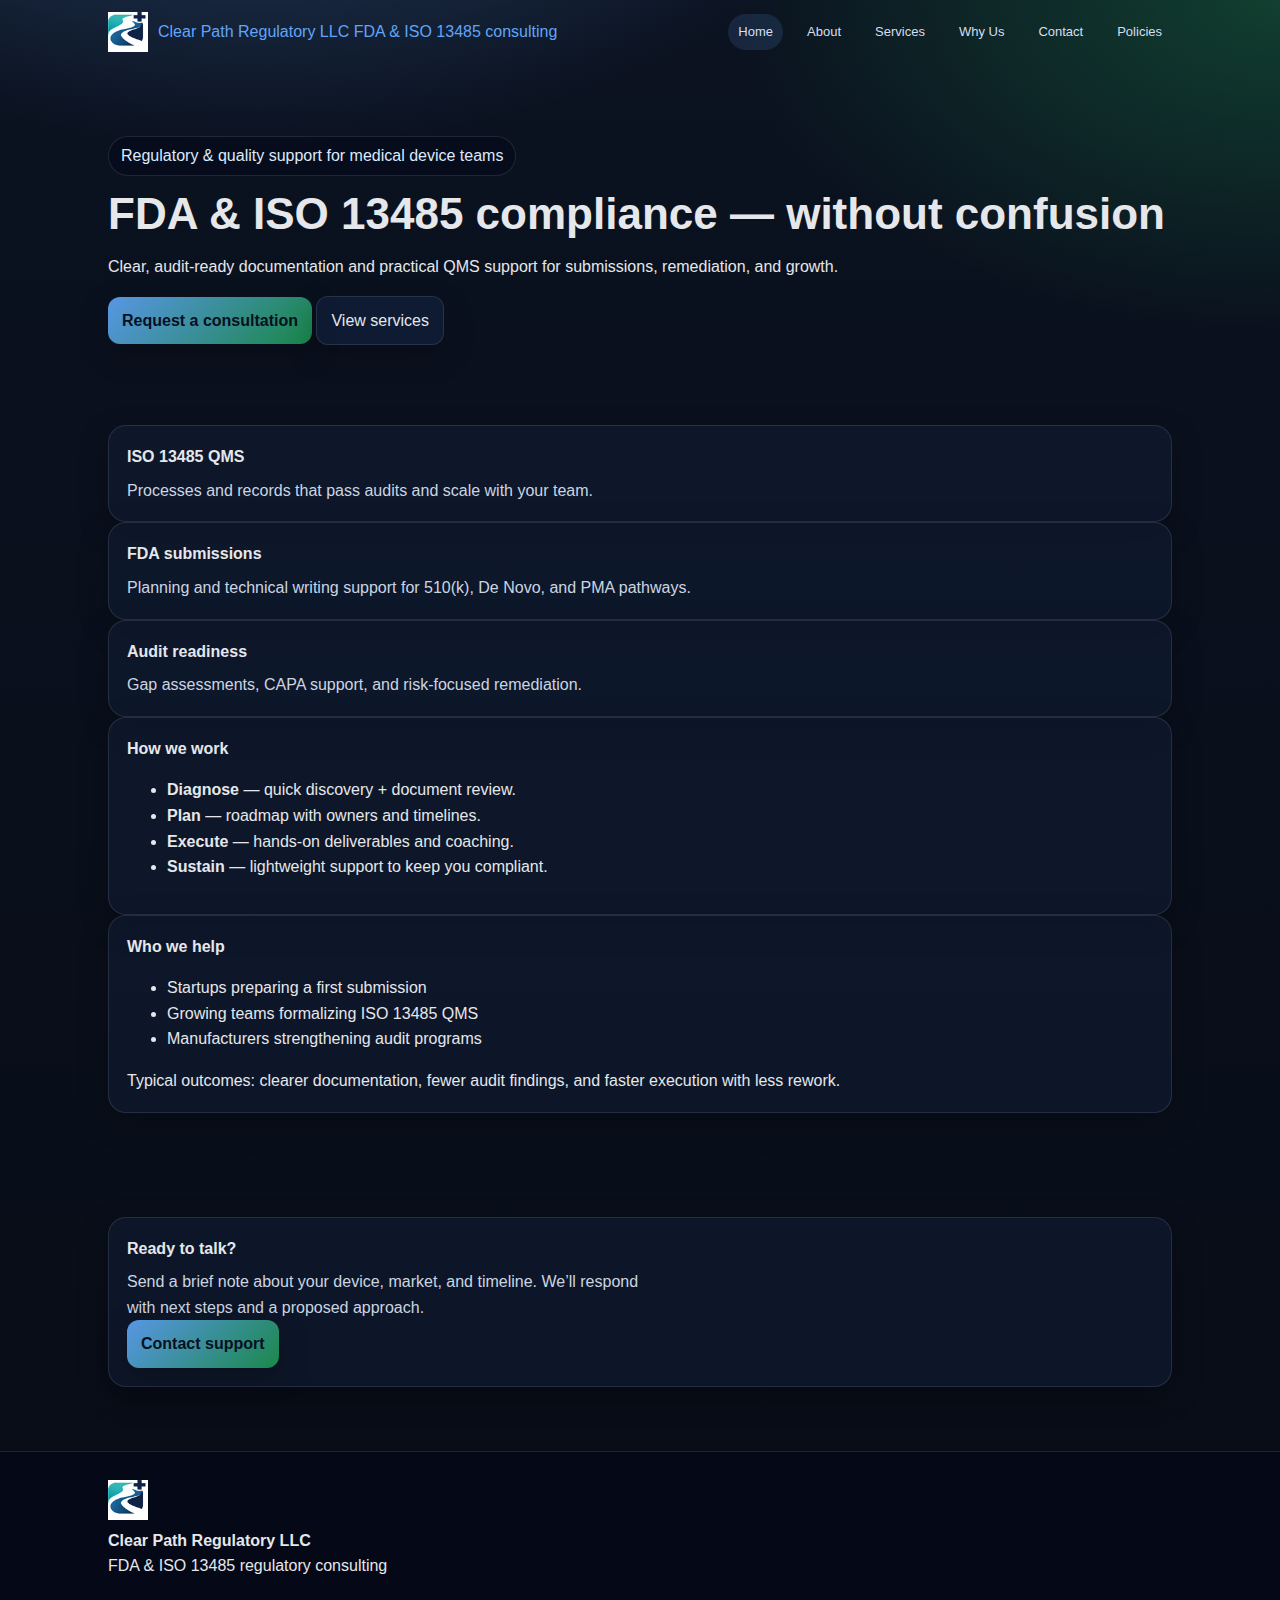
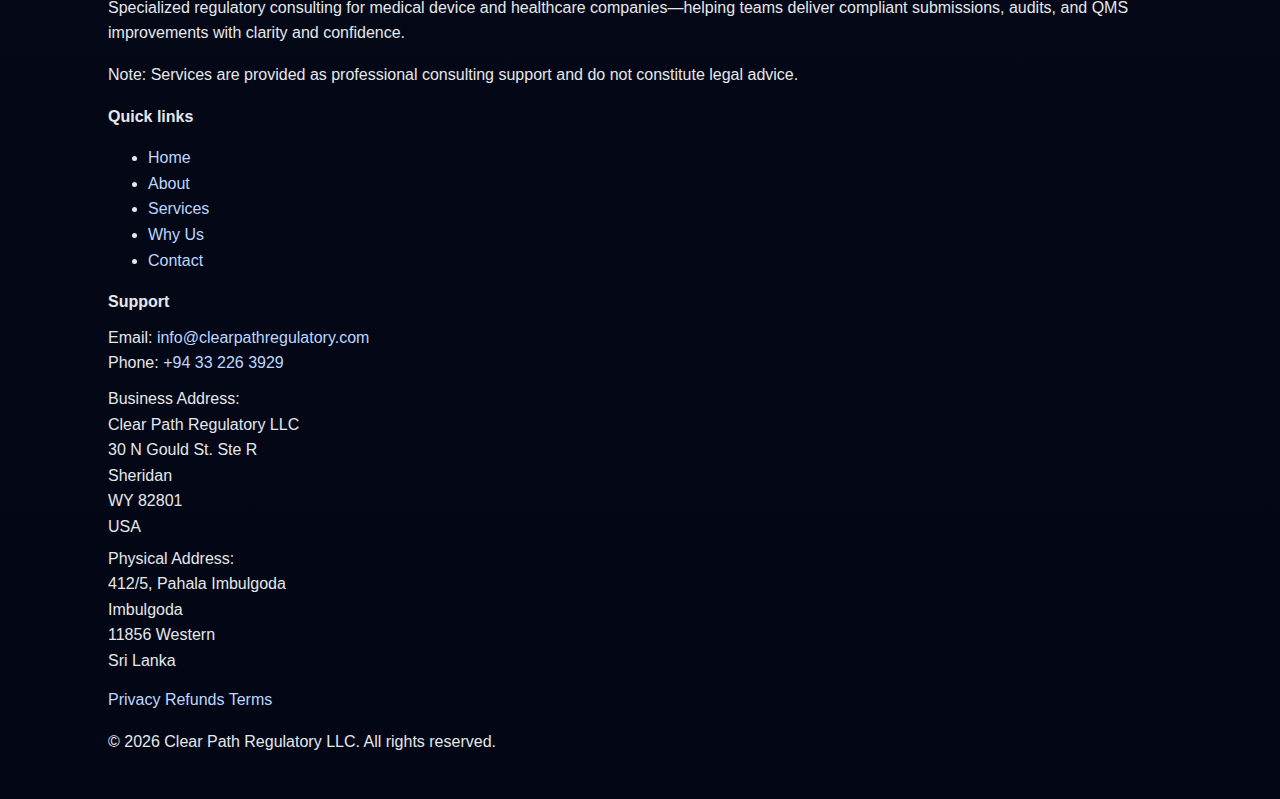
<file: index.html>
<!doctype html>
<html lang="en">
<head>
  <meta charset="utf-8" />
  <meta name="viewport" content="width=device-width, initial-scale=1" />
  <title>Home | Clear Path Regulatory LLC</title>
  <meta name="description" content="FDA and ISO 13485 regulatory consulting for medical device companies." />
  <link rel="stylesheet" href="assets/style.css" />
  <link rel="icon" href="assets/favicon.ico" />
  <link rel="apple-touch-icon" href="assets/apple-touch-icon.png" />
  <meta name="theme-color" content="#0b1220" />
</head>
<body>

<header class="header">
  <div class="container">
    <nav class="nav" aria-label="Primary">
      <a class="brand" href="index.html">
        <img src="assets/logo-mark.png" alt="Clear Path Regulatory LLC logo mark" />
        <span class="text">
          <span class="title">Clear Path Regulatory LLC</span>
          <span class="tag">FDA &amp; ISO 13485 consulting</span>
        </span>
      </a>
      <div class="menu">
        <a href="index.html" class="active">Home</a>
        <a href="about.html" class="">About</a>
        <a href="services.html" class="">Services</a>
        <a href="why.html" class="">Why Us</a>
        <a href="contact.html" class="">Contact</a>
        <a href="policies.html" class="">Policies</a>
      </div>
    </nav>
  </div>
</header>

<main>
  <section class="hero">
    <div class="container">
      <div class="kicker">Regulatory & quality support for medical device teams</div>
      <h1>FDA &amp; ISO 13485 compliance — without confusion</h1>
      <p>Clear, audit-ready documentation and practical QMS support for submissions, remediation, and growth.</p>
      <div class="actions">
        <a class="btn primary" href="contact.html">Request a consultation</a>
        <a class="btn" href="services.html">View services</a>
      </div>
    </div>
  </section>

  <section class="section compact">
    <div class="container">
      <div class="grid three">
        <div class="card">
          <h3>ISO 13485 QMS</h3>
          <p>Processes and records that pass audits and scale with your team.</p>
        </div>
        <div class="card">
          <h3>FDA submissions</h3>
          <p>Planning and technical writing support for 510(k), De Novo, and PMA pathways.</p>
        </div>
        <div class="card">
          <h3>Audit readiness</h3>
          <p>Gap assessments, CAPA support, and risk-focused remediation.</p>
        </div>
      </div>

      <div class="hr"></div>

      <div class="grid two">
        <div class="card">
          <h3>How we work</h3>
          <ul class="clean-list">
            <li><b>Diagnose</b> <span>— quick discovery + document review.</span></li>
            <li><b>Plan</b> <span>— roadmap with owners and timelines.</span></li>
            <li><b>Execute</b> <span>— hands-on deliverables and coaching.</span></li>
            <li><b>Sustain</b> <span>— lightweight support to keep you compliant.</span></li>
          </ul>
        </div>
        <div class="card">
          <h3>Who we help</h3>
          <ul class="clean-list">
            <li>Startups preparing a first submission</li>
            <li>Growing teams formalizing ISO 13485 QMS</li>
            <li>Manufacturers strengthening audit programs</li>
          </ul>
          <div class="hr"></div>
          <div class="notice">
            Typical outcomes: clearer documentation, fewer audit findings, and faster execution with less rework.
          </div>
        </div>
      </div>
    </div>
  </section>

  <section class="section">
    <div class="container">
      <div class="card">
        <h3>Ready to talk?</h3>
        <p class="lead">Send a brief note about your device, market, and timeline. We’ll respond with next steps and a proposed approach.</p>
        <a class="btn primary" href="contact.html">Contact support</a>
      </div>
    </div>
  </section>
</main>

<footer class="footer">
  <div class="container">
    <div class="cols">
      <div>
        <div class="brandline">
          <img src="assets/logo-mark.png" alt="Clear Path Regulatory LLC logo" class="logo" width="40" height="40" />
          <div>
            <strong>Clear Path Regulatory LLC</strong><br/>
            <span class="muted">FDA &amp; ISO 13485 regulatory consulting</span>
          </div>
        </div>
        <p class="small">
          Specialized regulatory consulting for medical device and healthcare companies—helping teams deliver compliant
          submissions, audits, and QMS improvements with clarity and confidence.
        </p>
        <p class="small muted">
          Note: Services are provided as professional consulting support and do not constitute legal advice.
        </p>
      </div>

      <div>
        <strong>Quick links</strong>
        <ul class="list">
          <li><a href="index.html">Home</a></li>
          <li><a href="about.html">About</a></li>
          <li><a href="services.html">Services</a></li>
          <li><a href="why.html">Why Us</a></li>
          <li><a href="contact.html">Contact</a></li>
        </ul>
      </div>

      <div>
        <strong>Support</strong>
        <div class="small" style="margin-top:10px">
          <div>Email: <a href="mailto:info@clearpathregulatory.com">info@clearpathregulatory.com</a></div>
          <div>Phone: <a href="tel:+94332263929">+94 33 226 3929</a></div>
          <div style="margin-top:10px">Business Address:<br>Clear Path Regulatory LLC<br>30 N Gould St. Ste R<br>Sheridan<br>WY 82801<br>USA</div>
          <div style="margin-top:6px">Physical Address:<br>412/5, Pahala Imbulgoda<br>Imbulgoda<br>11856 Western<br>Sri Lanka</div>
        </div>

        <div class="pillrow" style="margin-top:14px">
          <a class="pill" href="policies.html#privacy">Privacy</a>
          <a class="pill" href="policies.html#refunds">Refunds</a>
          <a class="pill" href="policies.html#terms">Terms</a>
        </div>
      </div>
    </div>

    <div class="hr"></div>
    <p class="small muted">
      © <span id="y"></span> Clear Path Regulatory LLC. All rights reserved.
    </p>
  </div>
</footer>
<script>document.getElementById('y').textContent = new Date().getFullYear();</script>
</body>
</html>
</file>
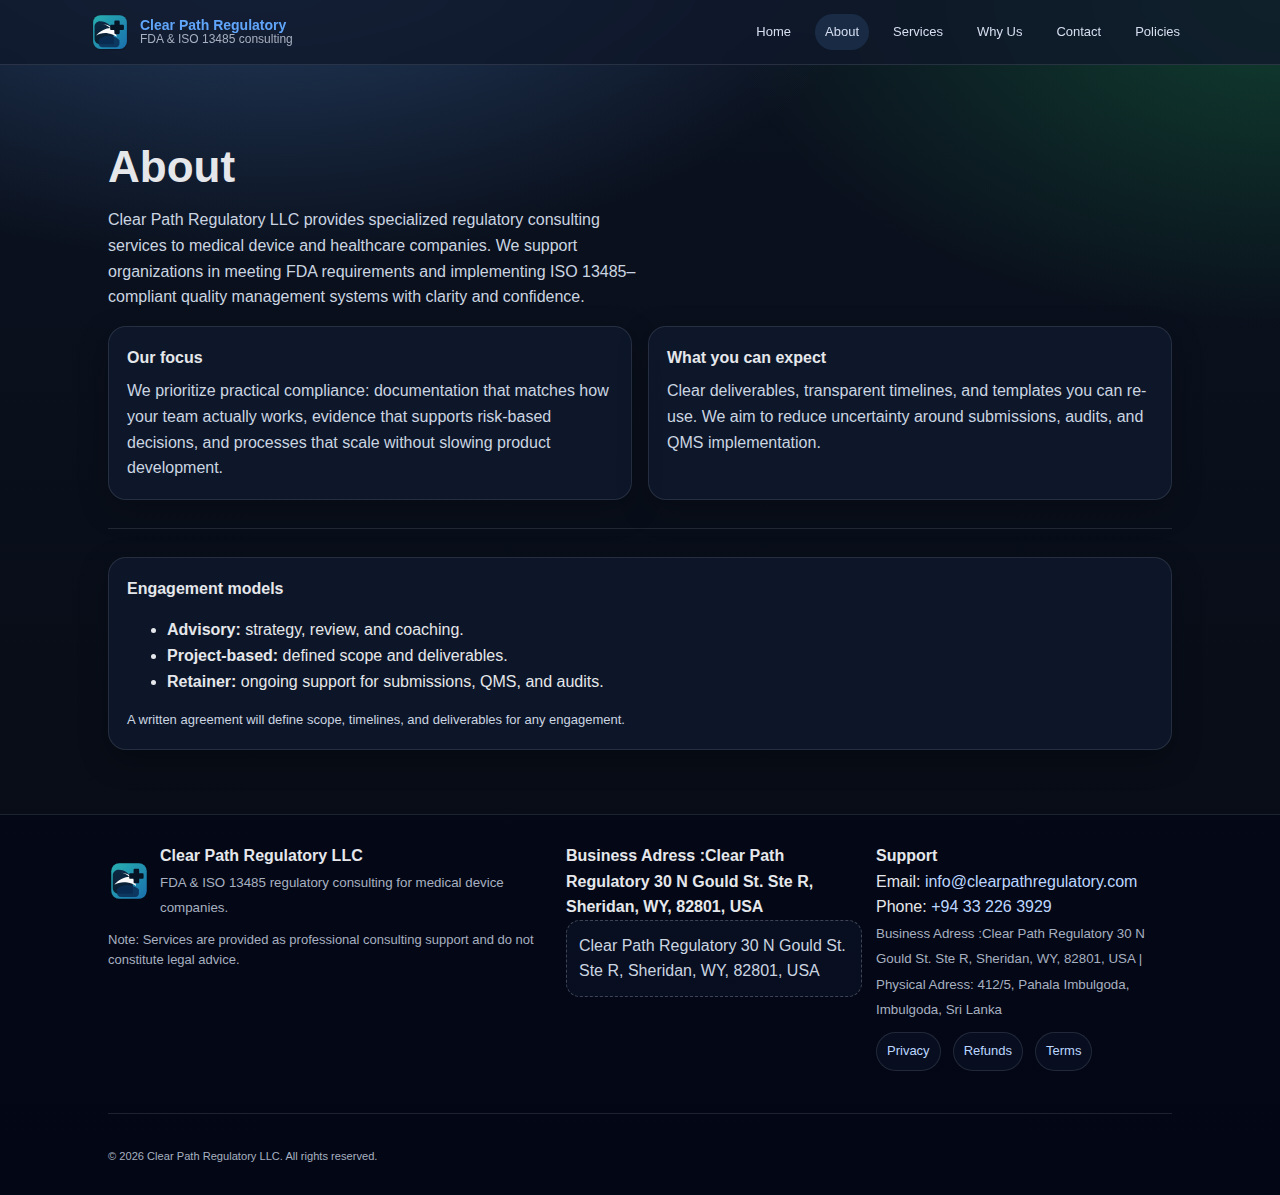
<file: about.html>
<!DOCTYPE html>
<html lang="en">
<head>
  <meta charset="UTF-8" />
  <meta name="viewport" content="width=device-width, initial-scale=1.0" />
  <title>About | Clear Path Regulatory</title>
  <meta name="description" content="FDA & ISO 13485 regulatory consulting for medical device companies." />
  <link rel="icon" type="image/svg+xml" href="assets/logo.svg" />
  <link rel="stylesheet" href="assets/style.css" />
</head>
<body>
<a class="skip" href="#main">Skip to content</a>

<header class="topbar">
  <div class="container nav" role="navigation" aria-label="Primary navigation">
    <a class="brand" href="index.html" aria-label="Clear Path Regulatory home">
      <img src="assets/logo.svg" alt="Clear Path Regulatory"/>
      <div class="brand-title">
        <strong>Clear Path Regulatory</strong>
        <span>FDA & ISO 13485 consulting</span>
      </div>
    </a>
    <nav class="menu">
      <a class="" href="index.html">Home</a>
<a class="active" href="about.html">About</a>
<a class="" href="services.html">Services</a>
<a class="" href="why.html">Why Us</a>
<a class="" href="contact.html">Contact</a>
<a class="" href="privacy.html">Policies</a>
    </nav>
  </div>
</header>

<main id="main">

<section class="section">
  <div class="container">
    <h1>About</h1>
    <p class="lead">
      Clear Path Regulatory LLC provides specialized regulatory consulting services to medical device and healthcare companies.
      We support organizations in meeting FDA requirements and implementing ISO 13485–compliant quality management systems with clarity and confidence.
    </p>

    <div class="split" style="margin-top:16px">
      <div class="card">
        <h3>Our focus</h3>
        <p>
          We prioritize practical compliance: documentation that matches how your team actually works, evidence that supports risk-based decisions,
          and processes that scale without slowing product development.
        </p>
      </div>
      <div class="card">
        <h3>What you can expect</h3>
        <p>
          Clear deliverables, transparent timelines, and templates you can re-use. We aim to reduce uncertainty
          around submissions, audits, and QMS implementation.
        </p>
      </div>
    </div>

    <hr class="sep"/>

    <div class="card">
      <h3>Engagement models</h3>
      <ul>
        <li><strong>Advisory:</strong> strategy, review, and coaching.</li>
        <li><strong>Project-based:</strong> defined scope and deliverables.</li>
        <li><strong>Retainer:</strong> ongoing support for submissions, QMS, and audits.</li>
      </ul>
      <p class="note">A written agreement will define scope, timelines, and deliverables for any engagement.</p>
    </div>
  </div>
</section>

</main>

<footer class="footer">
  <div class="container">
    <div class="footer-grid">
      <div>
        <div style="display:flex;align-items:center;gap:10px">
          <img src="assets/logo.svg" alt="" style="width:42px;height:42px"/>
          <div>
            <strong>Clear Path Regulatory LLC</strong><br/>
            <small>FDA & ISO 13485 regulatory consulting for medical device companies.</small>
          </div>
        </div>
        <div class="note">
          Note: Services are provided as professional consulting support and do not constitute legal advice.
        </div>
      </div>

      <div>
        <strong>Business Adress :Clear Path Regulatory 30 N Gould St. Ste R, Sheridan, WY, 82801, USA </strong>
        <div class="address-box" aria-label="LLC address placeholder">
          Clear Path Regulatory 30 N Gould St. Ste R, Sheridan, WY, 82801, USA
        </div>
      </div>

      <div>
        <strong>Support</strong><br/>
        Email: <a href="mailto:info@clearpathregulatory.com">info@clearpathregulatory.com</a><br/>
        Phone: <a href="tel:+94332263929">+94 33 226 3929</a><br/>
        <small> Business Adress :Clear Path Regulatory 30 N Gould St. Ste R, Sheridan, WY, 82801, USA | Physical Adress: 412/5, Pahala Imbulgoda, Imbulgoda, Sri Lanka
        <div class="mini" aria-label="Footer links">
          <a href="privacy.html">Privacy</a>
          <a href="refunds.html">Refunds</a>
          <a href="terms.html">Terms</a>
        </div>
      </div>
    </div>

    <hr class="sep"/>

    <small>© <span id="year"></span> Clear Path Regulatory LLC. All rights reserved.</small>
  </div>
</footer>

<script>
  document.getElementById('year').textContent = new Date().getFullYear();
</script>
</body>
</html>
</file>
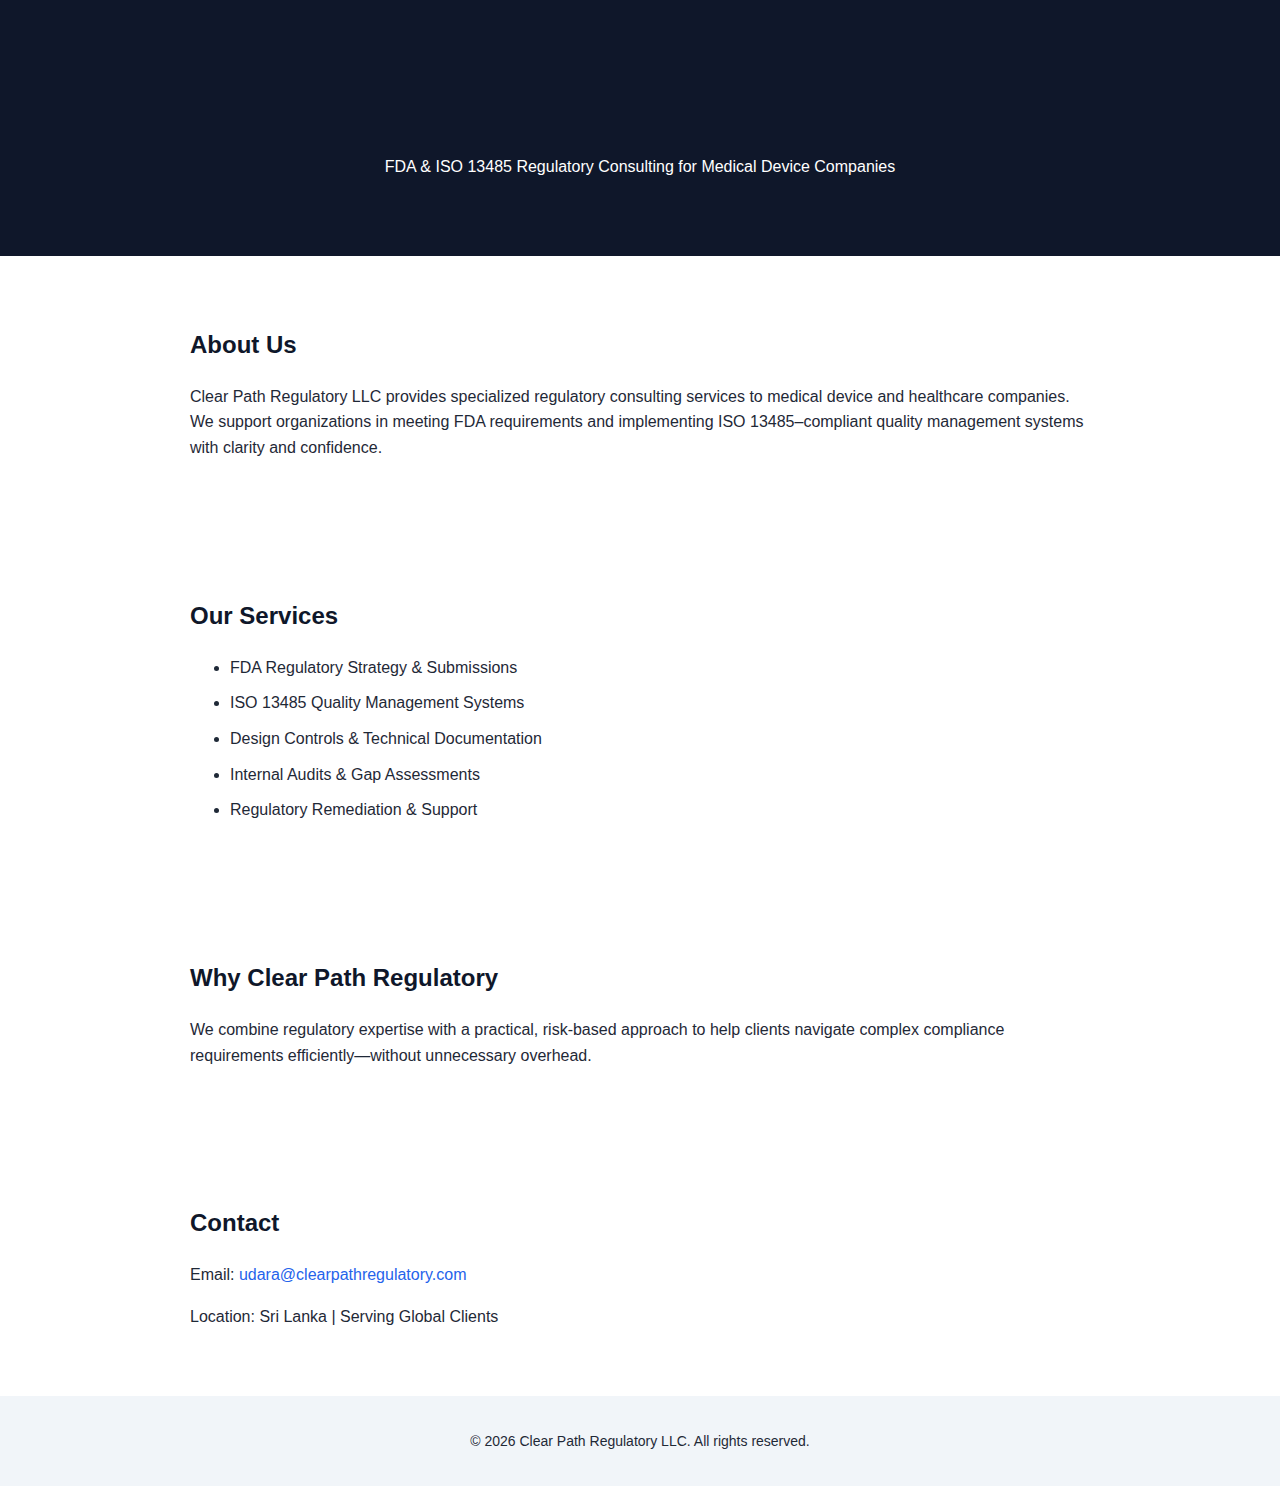
<file: clear_path_regulatory_one_page_website.html>
<!DOCTYPE html>
<html lang="en">
<head>
  <meta charset="UTF-8" />
  <meta name="viewport" content="width=device-width, initial-scale=1.0" />
  <title>Clear Path Regulatory</title>
  <meta name="description" content="FDA and ISO 13485 regulatory consulting for medical device companies." />
  <style>
    body { font-family: Arial, sans-serif; margin: 0; color: #1f2937; line-height: 1.6; }
    header { background: #0f172a; color: #ffffff; padding: 60px 20px; text-align: center; }
    section { padding: 50px 20px; max-width: 900px; margin: auto; }
    h1, h2, h3 { color: #0f172a; }
    .services li { margin-bottom: 10px; }
    footer { background: #f1f5f9; padding: 20px; text-align: center; font-size: 14px; }
    a { color: #2563eb; text-decoration: none; }
  </style>
</head>
<body>

<header>
  <h1>Clear Path Regulatory</h1>
  <p>FDA & ISO 13485 Regulatory Consulting for Medical Device Companies</p>
</header>

<section>
  <h2>About Us</h2>
  <p>Clear Path Regulatory LLC provides specialized regulatory consulting services to medical device and healthcare companies. We support organizations in meeting FDA requirements and implementing ISO 13485–compliant quality management systems with clarity and confidence.</p>
</section>

<section>
  <h2>Our Services</h2>
  <ul class="services">
    <li>FDA Regulatory Strategy & Submissions</li>
    <li>ISO 13485 Quality Management Systems</li>
    <li>Design Controls & Technical Documentation</li>
    <li>Internal Audits & Gap Assessments</li>
    <li>Regulatory Remediation & Support</li>
  </ul>
</section>

<section>
  <h2>Why Clear Path Regulatory</h2>
  <p>We combine regulatory expertise with a practical, risk-based approach to help clients navigate complex compliance requirements efficiently—without unnecessary overhead.</p>
</section>

<section>
  <h2>Contact</h2>
  <p>Email: <a href="mailto:udara@clearpathregulatory.com">udara@clearpathregulatory.com</a></p>
  <p>Location: Sri Lanka | Serving Global Clients</p>
</section>

<footer>
  <p>© 2026 Clear Path Regulatory LLC. All rights reserved.</p>
</footer>

</body>
</html>
</file>
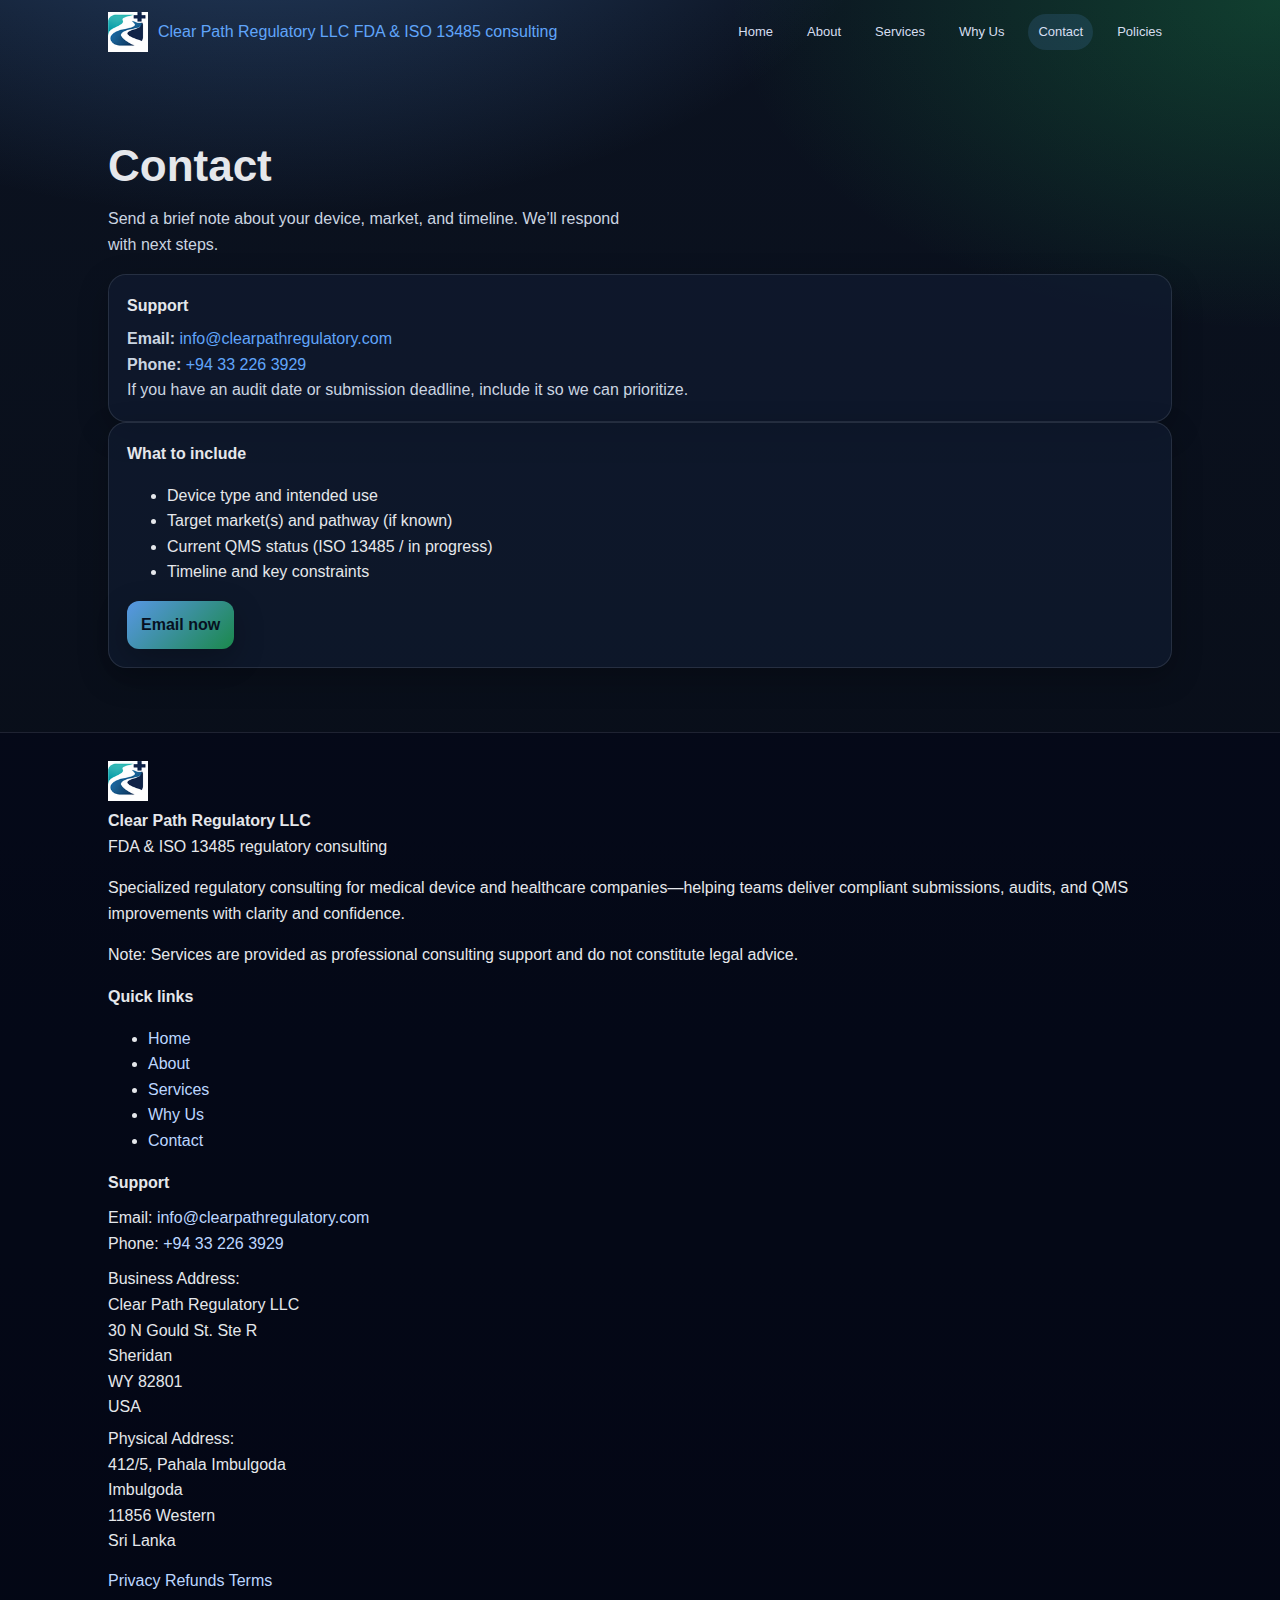
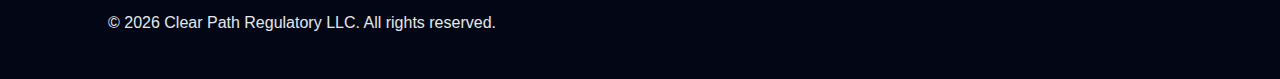
<file: contact.html>
<!doctype html>
<html lang="en">
<head>
  <meta charset="utf-8" />
  <meta name="viewport" content="width=device-width, initial-scale=1" />
  <title>Contact | Clear Path Regulatory LLC</title>
  <meta name="description" content="Contact Clear Path Regulatory LLC for FDA and ISO 13485 consulting." />
  <link rel="stylesheet" href="assets/style.css" />
  <link rel="icon" href="assets/favicon.ico" />
  <link rel="apple-touch-icon" href="assets/apple-touch-icon.png" />
  <meta name="theme-color" content="#0b1220" />
</head>
<body>

<header class="header">
  <div class="container">
    <nav class="nav" aria-label="Primary">
      <a class="brand" href="index.html">
        <img src="assets/logo-mark.png" alt="Clear Path Regulatory LLC logo mark" />
        <span class="text">
          <span class="title">Clear Path Regulatory LLC</span>
          <span class="tag">FDA &amp; ISO 13485 consulting</span>
        </span>
      </a>
      <div class="menu">
        <a href="index.html" class="">Home</a>
        <a href="about.html" class="">About</a>
        <a href="services.html" class="">Services</a>
        <a href="why.html" class="">Why Us</a>
        <a href="contact.html" class="active">Contact</a>
        <a href="policies.html" class="">Policies</a>
      </div>
    </nav>
  </div>
</header>

<main class="section">
  <div class="container">
    <h1 class="page-title">Contact</h1>
    <p class="lead">Send a brief note about your device, market, and timeline. We’ll respond with next steps.</p>

    <div class="grid two">
      <div class="card">
        <h3>Support</h3>
        <p><b>Email:</b> <a href="mailto:info@clearpathregulatory.com">info@clearpathregulatory.com</a></p>
        <p><b>Phone:</b> <a href="tel:+94332263929">+94 33 226 3929</a></p>
        <div class="hr"></div>
        <p class="small">If you have an audit date or submission deadline, include it so we can prioritize.</p>
      </div>
      <div class="card">
        <h3>What to include</h3>
        <ul class="clean-list">
          <li>Device type and intended use</li>
          <li>Target market(s) and pathway (if known)</li>
          <li>Current QMS status (ISO 13485 / in progress)</li>
          <li>Timeline and key constraints</li>
        </ul>
        <a class="btn primary" href="mailto:info@clearpathregulatory.com?subject=Consultation%20request%20-%20Clear%20Path%20Regulatory">Email now</a>
      </div>
    </div>
  </div>
</main>

<footer class="footer">
  <div class="container">
    <div class="cols">
      <div>
        <div class="brandline">
          <img src="assets/logo-mark.png" alt="Clear Path Regulatory LLC logo" class="logo" width="40" height="40" />
          <div>
            <strong>Clear Path Regulatory LLC</strong><br/>
            <span class="muted">FDA &amp; ISO 13485 regulatory consulting</span>
          </div>
        </div>
        <p class="small">
          Specialized regulatory consulting for medical device and healthcare companies—helping teams deliver compliant
          submissions, audits, and QMS improvements with clarity and confidence.
        </p>
        <p class="small muted">
          Note: Services are provided as professional consulting support and do not constitute legal advice.
        </p>
      </div>

      <div>
        <strong>Quick links</strong>
        <ul class="list">
          <li><a href="index.html">Home</a></li>
          <li><a href="about.html">About</a></li>
          <li><a href="services.html">Services</a></li>
          <li><a href="why.html">Why Us</a></li>
          <li><a href="contact.html">Contact</a></li>
        </ul>
      </div>

      <div>
        <strong>Support</strong>
        <div class="small" style="margin-top:10px">
          <div>Email: <a href="mailto:info@clearpathregulatory.com">info@clearpathregulatory.com</a></div>
          <div>Phone: <a href="tel:+94332263929">+94 33 226 3929</a></div>
          <div style="margin-top:10px">Business Address:<br>Clear Path Regulatory LLC<br>30 N Gould St. Ste R<br>Sheridan<br>WY 82801<br>USA</div>
          <div style="margin-top:6px">Physical Address:<br>412/5, Pahala Imbulgoda<br>Imbulgoda<br>11856 Western<br>Sri Lanka</div>
        </div>

        <div class="pillrow" style="margin-top:14px">
          <a class="pill" href="policies.html#privacy">Privacy</a>
          <a class="pill" href="policies.html#refunds">Refunds</a>
          <a class="pill" href="policies.html#terms">Terms</a>
        </div>
      </div>
    </div>

    <div class="hr"></div>
    <p class="small muted">
      © <span id="y"></span> Clear Path Regulatory LLC. All rights reserved.
    </p>
  </div>
</footer>
<script>document.getElementById('y').textContent = new Date().getFullYear();</script>
</body>
</html>
</file>
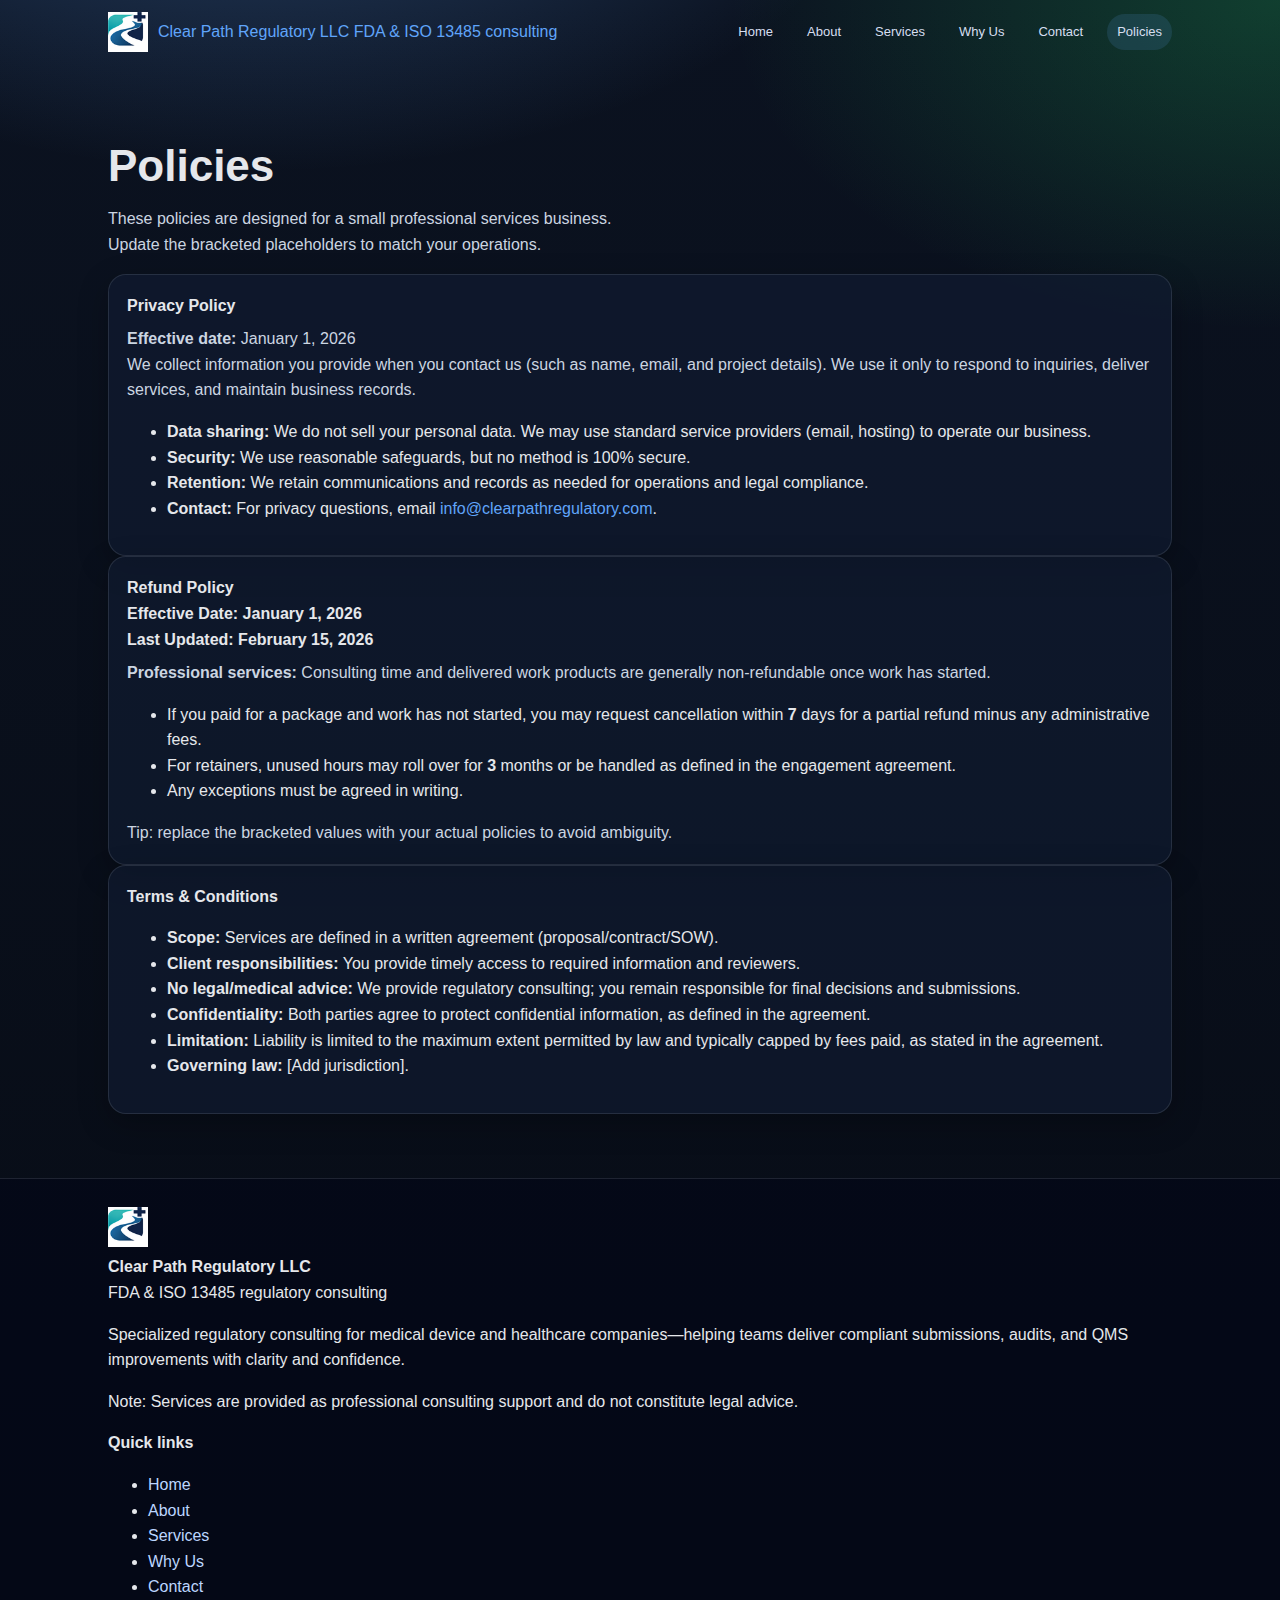
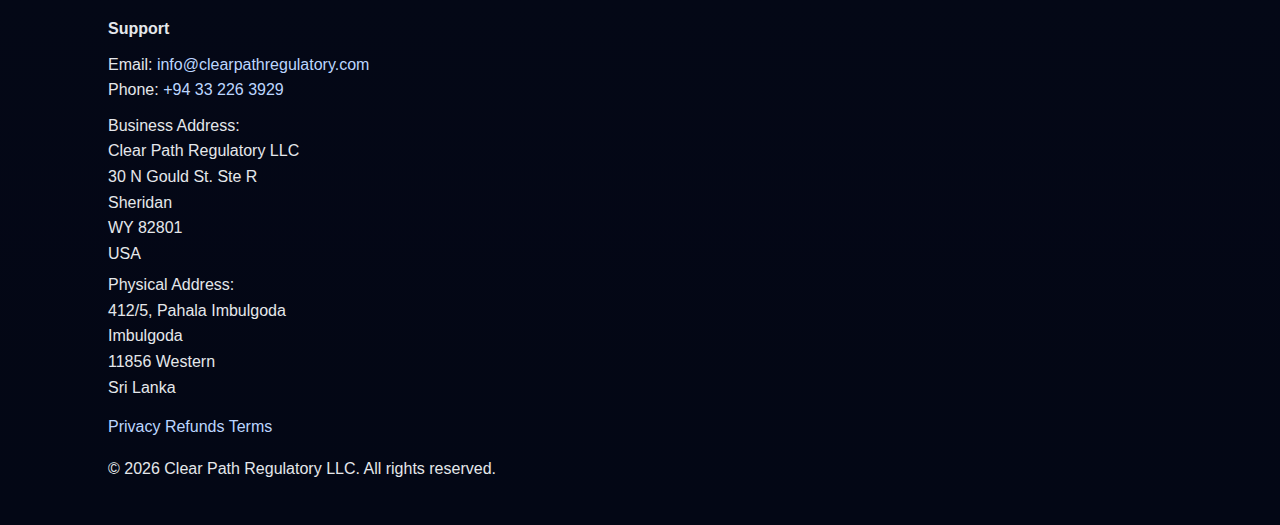
<file: policies.html>
<!doctype html>
<html lang="en">
<head>
  <meta charset="utf-8" />
  <meta name="viewport" content="width=device-width, initial-scale=1" />
  <title>Policies | Clear Path Regulatory LLC</title>
  <meta name="description" content="Privacy policy, refund policy, and terms for Clear Path Regulatory LLC." />
  <link rel="stylesheet" href="assets/style.css" />
  <link rel="icon" href="assets/favicon.ico" />
  <link rel="apple-touch-icon" href="assets/apple-touch-icon.png" />
  <meta name="theme-color" content="#0b1220" />
</head>
<body>

<header class="header">
  <div class="container">
    <nav class="nav" aria-label="Primary">
      <a class="brand" href="index.html">
        <img src="assets/logo-mark.png" alt="Clear Path Regulatory LLC logo mark" />
        <span class="text">
          <span class="title">Clear Path Regulatory LLC</span>
          <span class="tag">FDA &amp; ISO 13485 consulting</span>
        </span>
      </a>
      <div class="menu">
        <a href="index.html" class="">Home</a>
        <a href="about.html" class="">About</a>
        <a href="services.html" class="">Services</a>
        <a href="why.html" class="">Why Us</a>
        <a href="contact.html" class="">Contact</a>
        <a href="policies.html" class="active">Policies</a>
      </div>
    </nav>
  </div>
</header>

<main class="section">
  <div class="container">
    <h1 class="page-title">Policies</h1>
    <p class="lead">These policies are designed for a small professional services business. Update the bracketed placeholders to match your operations.</p>

    <div class="card" id="privacy">
      <h3>Privacy Policy</h3>
      <p><b>Effective date:</b> January 1, 2026</p>
      <p>We collect information you provide when you contact us (such as name, email, and project details). We use it only to respond to inquiries, deliver services, and maintain business records.</p>
      <ul class="clean-list">
        <li><b>Data sharing:</b> We do not sell your personal data. We may use standard service providers (email, hosting) to operate our business.</li>
        <li><b>Security:</b> We use reasonable safeguards, but no method is 100% secure.</li>
        <li><b>Retention:</b> We retain communications and records as needed for operations and legal compliance.</li>
        <li><b>Contact:</b> For privacy questions, email <a href="mailto:info@clearpathregulatory.com">info@clearpathregulatory.com</a>.</li>
      </ul>
    </div>

    <div class="hr"></div>

    <div class="card" id="refunds">
      <h3>Refund Policy<br>Effective Date: January 1, 2026<br>Last Updated: February 15, 2026</h3>
      <p><b>Professional services:</b> Consulting time and delivered work products are generally non-refundable once work has started.</p>
      <ul class="clean-list">
        <li>If you paid for a package and work has not started, you may request cancellation within <b>7</b> days for a partial refund minus any administrative fees.</li>
        <li>For retainers, unused hours may roll over for <b>3</b> months or be handled as defined in the engagement agreement.</li>
        <li>Any exceptions must be agreed in writing.</li>
      </ul>
      <p class="small">Tip: replace the bracketed values with your actual policies to avoid ambiguity.</p>
    </div>

    <div class="hr"></div>

    <div class="card" id="terms">
      <h3>Terms &amp; Conditions</h3>
      <ul class="clean-list">
        <li><b>Scope:</b> Services are defined in a written agreement (proposal/contract/SOW).</li>
        <li><b>Client responsibilities:</b> You provide timely access to required information and reviewers.</li>
        <li><b>No legal/medical advice:</b> We provide regulatory consulting; you remain responsible for final decisions and submissions.</li>
        <li><b>Confidentiality:</b> Both parties agree to protect confidential information, as defined in the agreement.</li>
        <li><b>Limitation:</b> Liability is limited to the maximum extent permitted by law and typically capped by fees paid, as stated in the agreement.</li>
        <li><b>Governing law:</b> [Add jurisdiction].</li>
      </ul>
    </div>
  </div>
</main>

<footer class="footer">
  <div class="container">
    <div class="cols">
      <div>
        <div class="brandline">
          <img src="assets/logo-mark.png" alt="Clear Path Regulatory LLC logo" class="logo" width="40" height="40" />
          <div>
            <strong>Clear Path Regulatory LLC</strong><br/>
            <span class="muted">FDA &amp; ISO 13485 regulatory consulting</span>
          </div>
        </div>
        <p class="small">
          Specialized regulatory consulting for medical device and healthcare companies—helping teams deliver compliant
          submissions, audits, and QMS improvements with clarity and confidence.
        </p>
        <p class="small muted">
          Note: Services are provided as professional consulting support and do not constitute legal advice.
        </p>
      </div>

      <div>
        <strong>Quick links</strong>
        <ul class="list">
          <li><a href="index.html">Home</a></li>
          <li><a href="about.html">About</a></li>
          <li><a href="services.html">Services</a></li>
          <li><a href="why.html">Why Us</a></li>
          <li><a href="contact.html">Contact</a></li>
        </ul>
      </div>

      <div>
        <strong>Support</strong>
        <div class="small" style="margin-top:10px">
          <div>Email: <a href="mailto:info@clearpathregulatory.com">info@clearpathregulatory.com</a></div>
          <div>Phone: <a href="tel:+94332263929">+94 33 226 3929</a></div>
          <div style="margin-top:10px">Business Address:<br>Clear Path Regulatory LLC<br>30 N Gould St. Ste R<br>Sheridan<br>WY 82801<br>USA</div>
          <div style="margin-top:6px">Physical Address:<br>412/5, Pahala Imbulgoda<br>Imbulgoda<br>11856 Western<br>Sri Lanka</div>
        </div>

        <div class="pillrow" style="margin-top:14px">
          <a class="pill" href="policies.html#privacy">Privacy</a>
          <a class="pill" href="policies.html#refunds">Refunds</a>
          <a class="pill" href="policies.html#terms">Terms</a>
        </div>
      </div>
    </div>

    <div class="hr"></div>
    <p class="small muted">
      © <span id="y"></span> Clear Path Regulatory LLC. All rights reserved.
    </p>
  </div>
</footer>
<script>document.getElementById('y').textContent = new Date().getFullYear();</script>
</body>
</html>
</file>
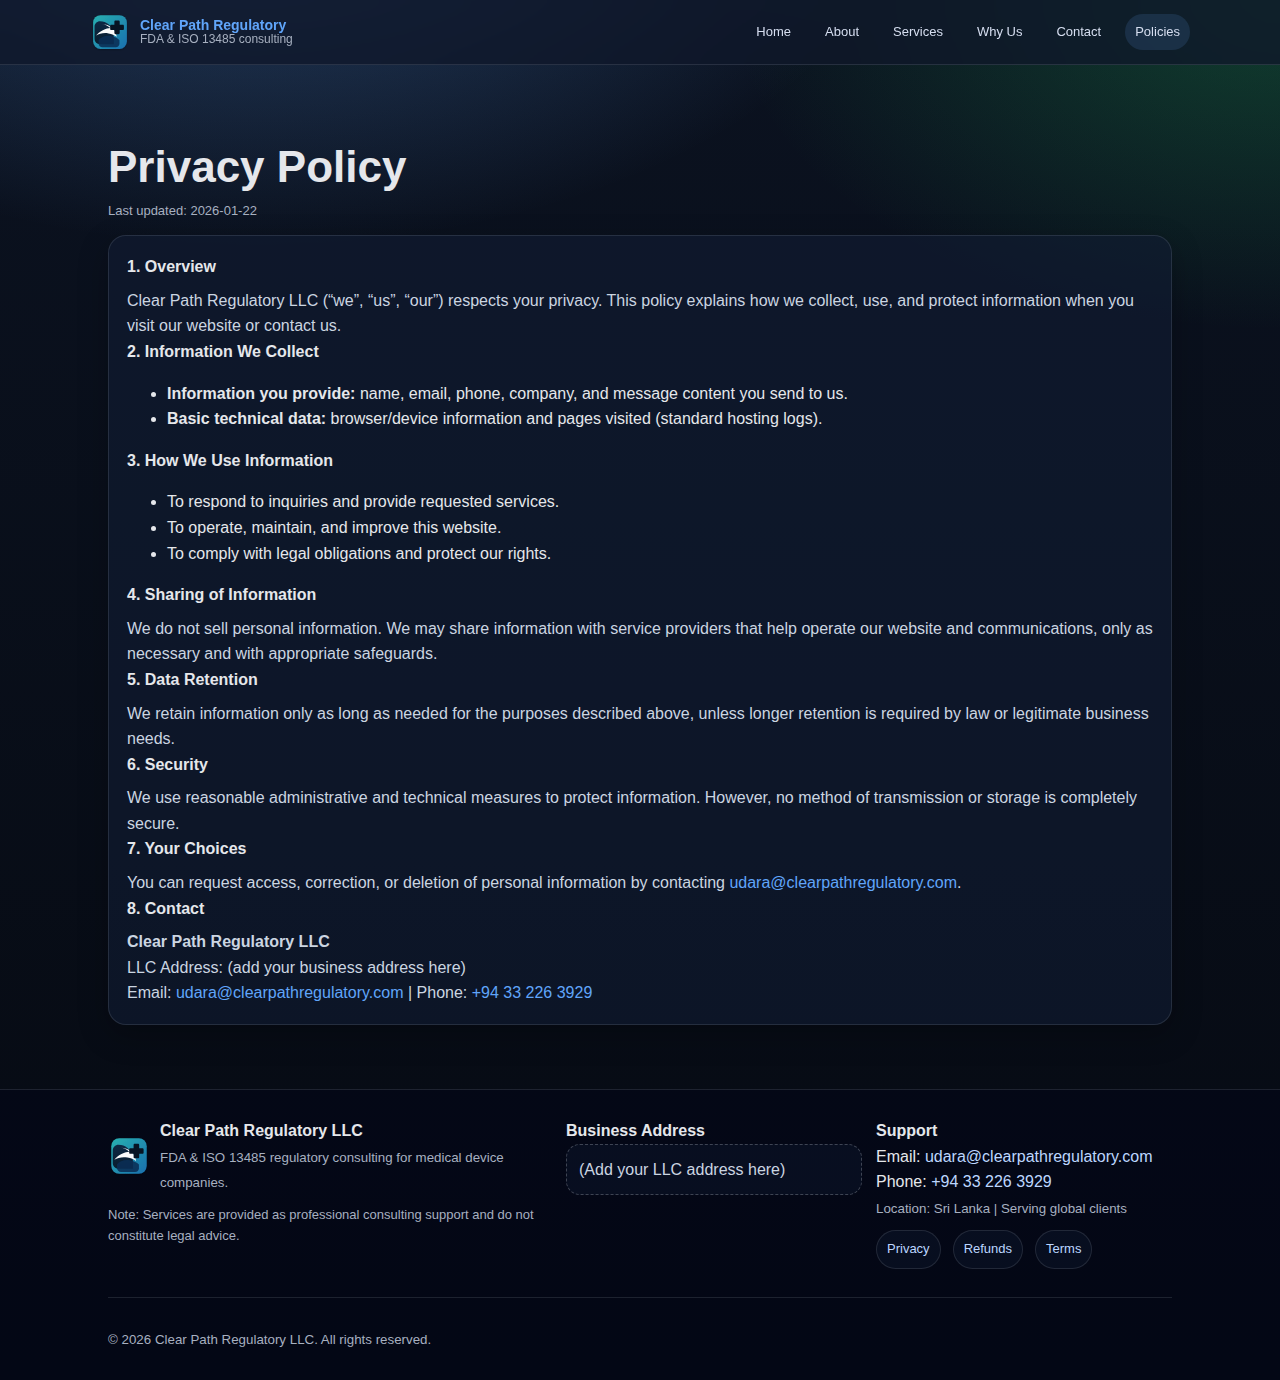
<file: privacy.html>
<!DOCTYPE html>
<html lang="en">
<head>
  <meta charset="UTF-8" />
  <meta name="viewport" content="width=device-width, initial-scale=1.0" />
  <title>Privacy Policy | Clear Path Regulatory</title>
  <meta name="description" content="FDA & ISO 13485 regulatory consulting for medical device companies." />
  <link rel="icon" type="image/svg+xml" href="assets/logo.svg" />
  <link rel="stylesheet" href="assets/style.css" />
</head>
<body>
<a class="skip" href="#main">Skip to content</a>

<header class="topbar">
  <div class="container nav" role="navigation" aria-label="Primary navigation">
    <a class="brand" href="index.html" aria-label="Clear Path Regulatory home">
      <img src="assets/logo.svg" alt="Clear Path Regulatory logo"/>
      <div class="brand-title">
        <strong>Clear Path Regulatory</strong>
        <span>FDA & ISO 13485 consulting</span>
      </div>
    </a>
    <nav class="menu">
      <a class="" href="index.html">Home</a>
<a class="" href="about.html">About</a>
<a class="" href="services.html">Services</a>
<a class="" href="why.html">Why Us</a>
<a class="" href="contact.html">Contact</a>
<a class="active" href="privacy.html">Policies</a>
    </nav>
  </div>
</header>

<main id="main">

<section class="section">
  <div class="container">
    <h1>Privacy Policy</h1>
    <p class="note">Last updated: 2026-01-22</p>

    <div class="card">
      <h3>1. Overview</h3>
      <p>Clear Path Regulatory LLC (“we”, “us”, “our”) respects your privacy. This policy explains how we collect, use, and protect information when you visit our website or contact us.</p>

      <h3>2. Information We Collect</h3>
      <ul>
        <li><strong>Information you provide:</strong> name, email, phone, company, and message content you send to us.</li>
        <li><strong>Basic technical data:</strong> browser/device information and pages visited (standard hosting logs).</li>
      </ul>

      <h3>3. How We Use Information</h3>
      <ul>
        <li>To respond to inquiries and provide requested services.</li>
        <li>To operate, maintain, and improve this website.</li>
        <li>To comply with legal obligations and protect our rights.</li>
      </ul>

      <h3>4. Sharing of Information</h3>
      <p>We do not sell personal information. We may share information with service providers that help operate our website and communications, only as necessary and with appropriate safeguards.</p>

      <h3>5. Data Retention</h3>
      <p>We retain information only as long as needed for the purposes described above, unless longer retention is required by law or legitimate business needs.</p>

      <h3>6. Security</h3>
      <p>We use reasonable administrative and technical measures to protect information. However, no method of transmission or storage is completely secure.</p>

      <h3>7. Your Choices</h3>
      <p>You can request access, correction, or deletion of personal information by contacting <a href="mailto:udara@clearpathregulatory.com">udara@clearpathregulatory.com</a>.</p>

      <h3>8. Contact</h3>
      <p><strong>Clear Path Regulatory LLC</strong><br/>
      LLC Address: (add your business address here)<br/>
      Email: <a href="mailto:udara@clearpathregulatory.com">udara@clearpathregulatory.com</a> | Phone: <a href="tel:+94332263929">+94 33 226 3929</a></p>
    </div>
  </div>
</section>

</main>

<footer class="footer">
  <div class="container">
    <div class="footer-grid">
      <div>
        <div style="display:flex;align-items:center;gap:10px">
          <img src="assets/logo.svg" alt="" style="width:42px;height:42px"/>
          <div>
            <strong>Clear Path Regulatory LLC</strong><br/>
            <small>FDA & ISO 13485 regulatory consulting for medical device companies.</small>
          </div>
        </div>
        <div class="note">
          Note: Services are provided as professional consulting support and do not constitute legal advice.
        </div>
      </div>

      <div>
        <strong>Business Address</strong>
        <div class="address-box" aria-label="LLC address placeholder">
          (Add your LLC address here)
        </div>
      </div>

      <div>
        <strong>Support</strong><br/>
        Email: <a href="mailto:udara@clearpathregulatory.com">udara@clearpathregulatory.com</a><br/>
        Phone: <a href="tel:+94332263929">+94 33 226 3929</a><br/>
        <small>Location: Sri Lanka | Serving global clients</small>
        <div class="mini" aria-label="Footer links">
          <a href="privacy.html">Privacy</a>
          <a href="refunds.html">Refunds</a>
          <a href="terms.html">Terms</a>
        </div>
      </div>
    </div>

    <hr class="sep"/>

    <small>© <span id="year"></span> Clear Path Regulatory LLC. All rights reserved.</small>
  </div>
</footer>

<script>
  document.getElementById('year').textContent = new Date().getFullYear();
</script>
</body>
</html>
</file>
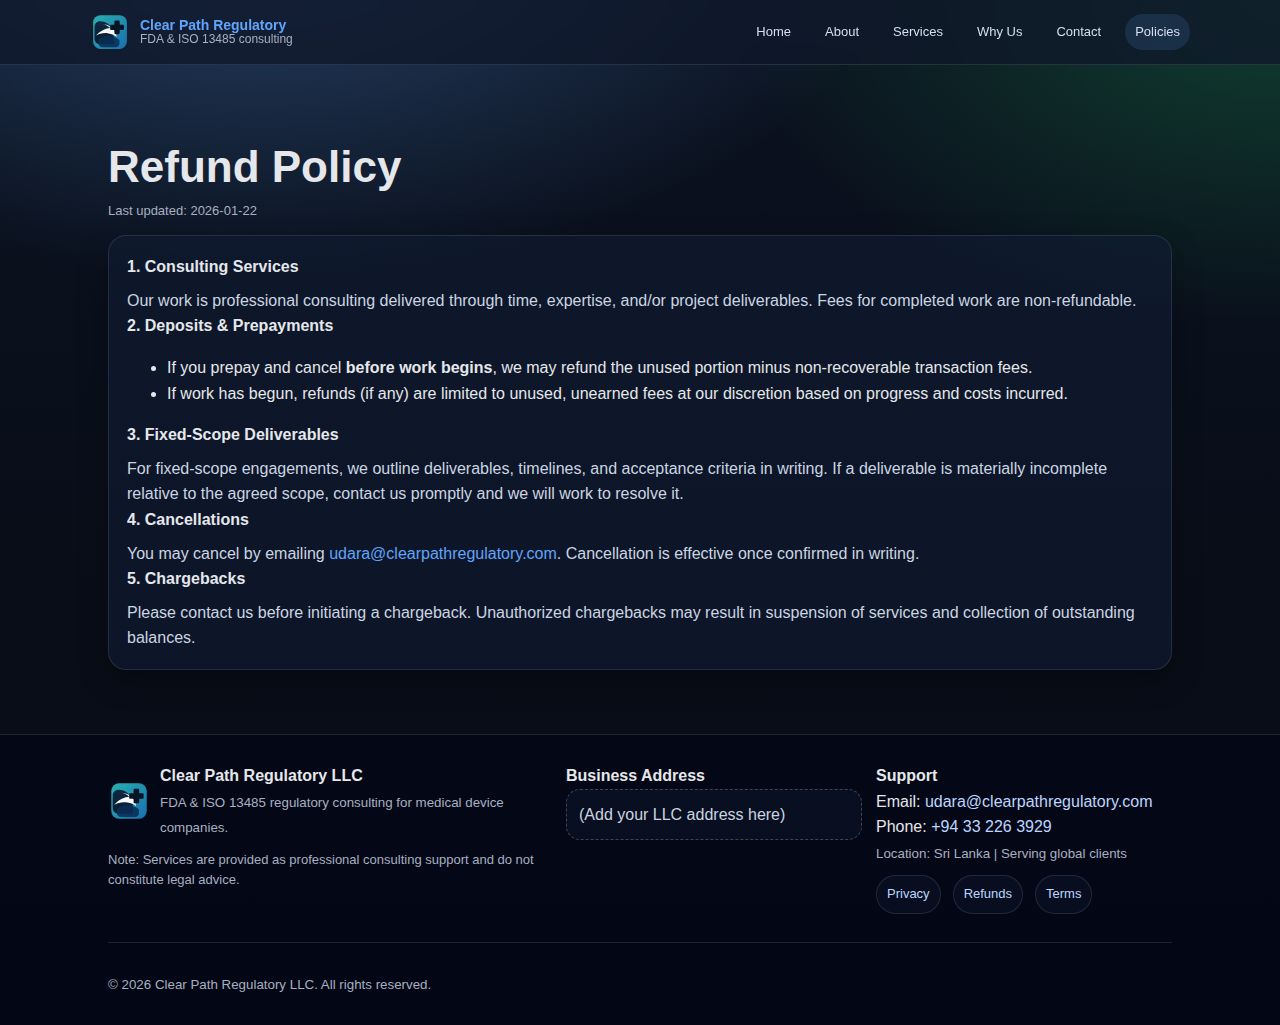
<file: refunds.html>
<!DOCTYPE html>
<html lang="en">
<head>
  <meta charset="UTF-8" />
  <meta name="viewport" content="width=device-width, initial-scale=1.0" />
  <title>Refund Policy | Clear Path Regulatory</title>
  <meta name="description" content="FDA & ISO 13485 regulatory consulting for medical device companies." />
  <link rel="icon" type="image/svg+xml" href="assets/logo.svg" />
  <link rel="stylesheet" href="assets/style.css" />
</head>
<body>
<a class="skip" href="#main">Skip to content</a>

<header class="topbar">
  <div class="container nav" role="navigation" aria-label="Primary navigation">
    <a class="brand" href="index.html" aria-label="Clear Path Regulatory home">
      <img src="assets/logo.svg" alt="Clear Path Regulatory logo"/>
      <div class="brand-title">
        <strong>Clear Path Regulatory</strong>
        <span>FDA & ISO 13485 consulting</span>
      </div>
    </a>
    <nav class="menu">
      <a class="" href="index.html">Home</a>
<a class="" href="about.html">About</a>
<a class="" href="services.html">Services</a>
<a class="" href="why.html">Why Us</a>
<a class="" href="contact.html">Contact</a>
<a class="active" href="privacy.html">Policies</a>
    </nav>
  </div>
</header>

<main id="main">

<section class="section">
  <div class="container">
    <h1>Refund Policy</h1>
    <p class="note">Last updated: 2026-01-22</p>

    <div class="card">
      <h3>1. Consulting Services</h3>
      <p>Our work is professional consulting delivered through time, expertise, and/or project deliverables. Fees for completed work are non-refundable.</p>

      <h3>2. Deposits & Prepayments</h3>
      <ul>
        <li>If you prepay and cancel <strong>before work begins</strong>, we may refund the unused portion minus non-recoverable transaction fees.</li>
        <li>If work has begun, refunds (if any) are limited to unused, unearned fees at our discretion based on progress and costs incurred.</li>
      </ul>

      <h3>3. Fixed-Scope Deliverables</h3>
      <p>For fixed-scope engagements, we outline deliverables, timelines, and acceptance criteria in writing. If a deliverable is materially incomplete relative to the agreed scope, contact us promptly and we will work to resolve it.</p>

      <h3>4. Cancellations</h3>
      <p>You may cancel by emailing <a href="mailto:udara@clearpathregulatory.com">udara@clearpathregulatory.com</a>. Cancellation is effective once confirmed in writing.</p>

      <h3>5. Chargebacks</h3>
      <p>Please contact us before initiating a chargeback. Unauthorized chargebacks may result in suspension of services and collection of outstanding balances.</p>
    </div>
  </div>
</section>

</main>

<footer class="footer">
  <div class="container">
    <div class="footer-grid">
      <div>
        <div style="display:flex;align-items:center;gap:10px">
          <img src="assets/logo.svg" alt="" style="width:42px;height:42px"/>
          <div>
            <strong>Clear Path Regulatory LLC</strong><br/>
            <small>FDA & ISO 13485 regulatory consulting for medical device companies.</small>
          </div>
        </div>
        <div class="note">
          Note: Services are provided as professional consulting support and do not constitute legal advice.
        </div>
      </div>

      <div>
        <strong>Business Address</strong>
        <div class="address-box" aria-label="LLC address placeholder">
          (Add your LLC address here)
        </div>
      </div>

      <div>
        <strong>Support</strong><br/>
        Email: <a href="mailto:udara@clearpathregulatory.com">udara@clearpathregulatory.com</a><br/>
        Phone: <a href="tel:+94332263929">+94 33 226 3929</a><br/>
        <small>Location: Sri Lanka | Serving global clients</small>
        <div class="mini" aria-label="Footer links">
          <a href="privacy.html">Privacy</a>
          <a href="refunds.html">Refunds</a>
          <a href="terms.html">Terms</a>
        </div>
      </div>
    </div>

    <hr class="sep"/>

    <small>© <span id="year"></span> Clear Path Regulatory LLC. All rights reserved.</small>
  </div>
</footer>

<script>
  document.getElementById('year').textContent = new Date().getFullYear();
</script>
</body>
</html>
</file>
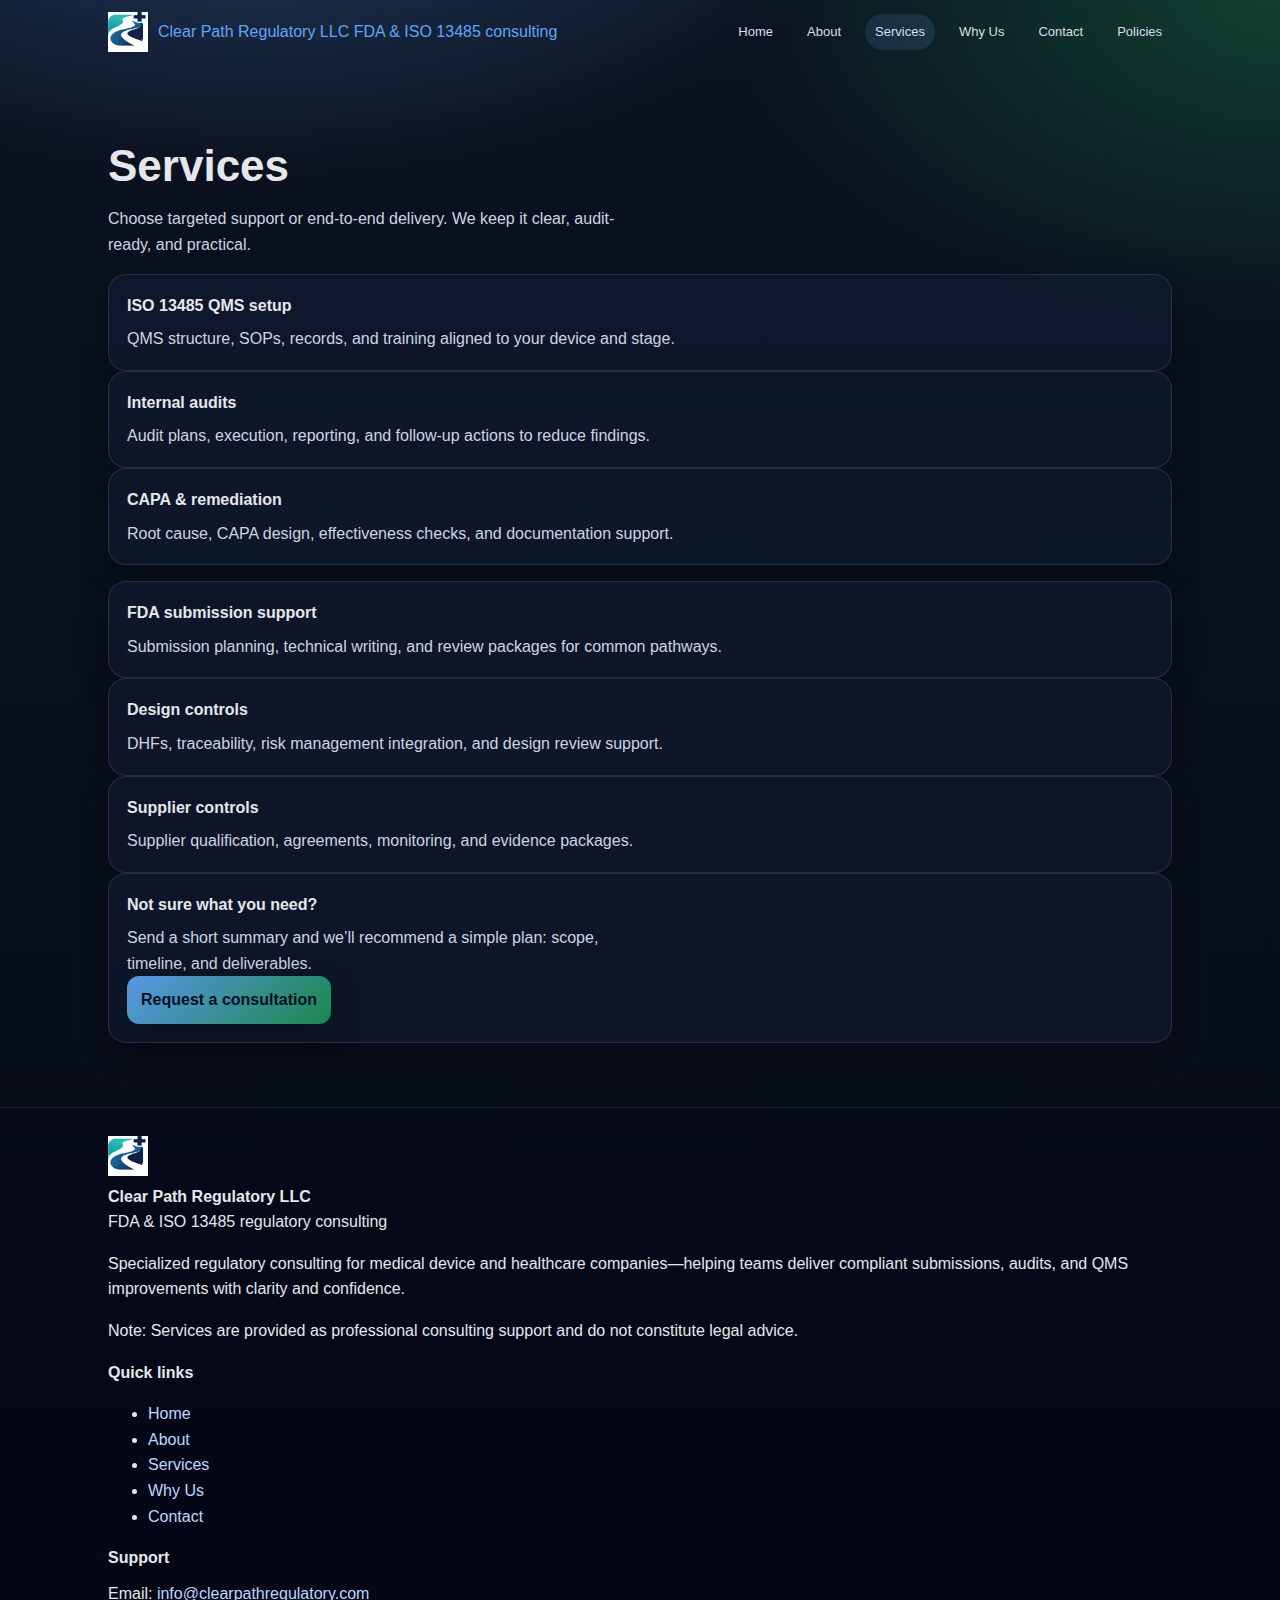
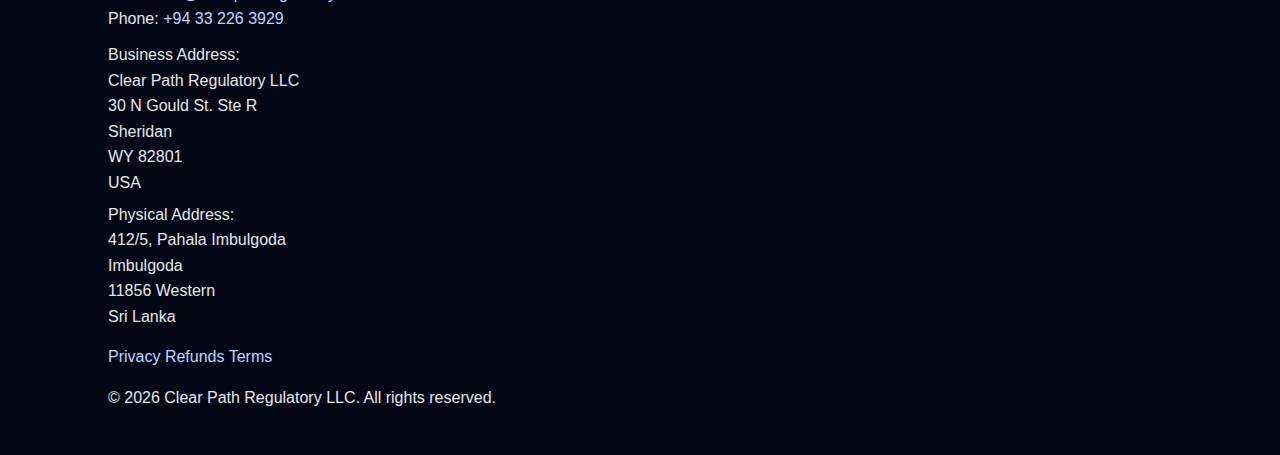
<file: services.html>
<!doctype html>
<html lang="en">
<head>
  <meta charset="utf-8" />
  <meta name="viewport" content="width=device-width, initial-scale=1" />
  <title>Services | Clear Path Regulatory LLC</title>
  <meta name="description" content="FDA and ISO 13485 consulting services for medical device teams." />
  <link rel="stylesheet" href="assets/style.css" />
  <link rel="icon" href="assets/favicon.ico" />
  <link rel="apple-touch-icon" href="assets/apple-touch-icon.png" />
  <meta name="theme-color" content="#0b1220" />
</head>
<body>

<header class="header">
  <div class="container">
    <nav class="nav" aria-label="Primary">
      <a class="brand" href="index.html">
        <img src="assets/logo-mark.png" alt="Clear Path Regulatory LLC logo mark" />
        <span class="text">
          <span class="title">Clear Path Regulatory LLC</span>
          <span class="tag">FDA &amp; ISO 13485 consulting</span>
        </span>
      </a>
      <div class="menu">
        <a href="index.html" class="">Home</a>
        <a href="about.html" class="">About</a>
        <a href="services.html" class="active">Services</a>
        <a href="why.html" class="">Why Us</a>
        <a href="contact.html" class="">Contact</a>
        <a href="policies.html" class="">Policies</a>
      </div>
    </nav>
  </div>
</header>

<main class="section">
  <div class="container">
    <h1 class="page-title">Services</h1>
    <p class="lead">Choose targeted support or end-to-end delivery. We keep it clear, audit-ready, and practical.</p>

    <div class="grid three">
      <div class="card">
        <h3>ISO 13485 QMS setup</h3>
        <p>QMS structure, SOPs, records, and training aligned to your device and stage.</p>
      </div>
      <div class="card">
        <h3>Internal audits</h3>
        <p>Audit plans, execution, reporting, and follow-up actions to reduce findings.</p>
      </div>
      <div class="card">
        <h3>CAPA & remediation</h3>
        <p>Root cause, CAPA design, effectiveness checks, and documentation support.</p>
      </div>
    </div>

    <div class="grid three" style="margin-top:16px;">
      <div class="card">
        <h3>FDA submission support</h3>
        <p>Submission planning, technical writing, and review packages for common pathways.</p>
      </div>
      <div class="card">
        <h3>Design controls</h3>
        <p>DHFs, traceability, risk management integration, and design review support.</p>
      </div>
      <div class="card">
        <h3>Supplier controls</h3>
        <p>Supplier qualification, agreements, monitoring, and evidence packages.</p>
      </div>
    </div>

    <div class="hr"></div>

    <div class="card">
      <h3>Not sure what you need?</h3>
      <p class="lead">Send a short summary and we’ll recommend a simple plan: scope, timeline, and deliverables.</p>
      <a class="btn primary" href="contact.html">Request a consultation</a>
    </div>
  </div>
</main>

<footer class="footer">
  <div class="container">
    <div class="cols">
      <div>
        <div class="brandline">
          <img src="assets/logo-mark.png" alt="Clear Path Regulatory LLC logo" class="logo" width="40" height="40" />
          <div>
            <strong>Clear Path Regulatory LLC</strong><br/>
            <span class="muted">FDA &amp; ISO 13485 regulatory consulting</span>
          </div>
        </div>
        <p class="small">
          Specialized regulatory consulting for medical device and healthcare companies—helping teams deliver compliant
          submissions, audits, and QMS improvements with clarity and confidence.
        </p>
        <p class="small muted">
          Note: Services are provided as professional consulting support and do not constitute legal advice.
        </p>
      </div>

      <div>
        <strong>Quick links</strong>
        <ul class="list">
          <li><a href="index.html">Home</a></li>
          <li><a href="about.html">About</a></li>
          <li><a href="services.html">Services</a></li>
          <li><a href="why.html">Why Us</a></li>
          <li><a href="contact.html">Contact</a></li>
        </ul>
      </div>

      <div>
        <strong>Support</strong>
        <div class="small" style="margin-top:10px">
          <div>Email: <a href="mailto:info@clearpathregulatory.com">info@clearpathregulatory.com</a></div>
          <div>Phone: <a href="tel:+94332263929">+94 33 226 3929</a></div>
          <div style="margin-top:10px">Business Address:<br>Clear Path Regulatory LLC<br>30 N Gould St. Ste R<br>Sheridan<br>WY 82801<br>USA</div>
          <div style="margin-top:6px">Physical Address:<br>412/5, Pahala Imbulgoda<br>Imbulgoda<br>11856 Western<br>Sri Lanka</div>
        </div>

        <div class="pillrow" style="margin-top:14px">
          <a class="pill" href="policies.html#privacy">Privacy</a>
          <a class="pill" href="policies.html#refunds">Refunds</a>
          <a class="pill" href="policies.html#terms">Terms</a>
        </div>
      </div>
    </div>

    <div class="hr"></div>
    <p class="small muted">
      © <span id="y"></span> Clear Path Regulatory LLC. All rights reserved.
    </p>
  </div>
</footer>
<script>document.getElementById('y').textContent = new Date().getFullYear();</script>
</body>
</html>
</file>
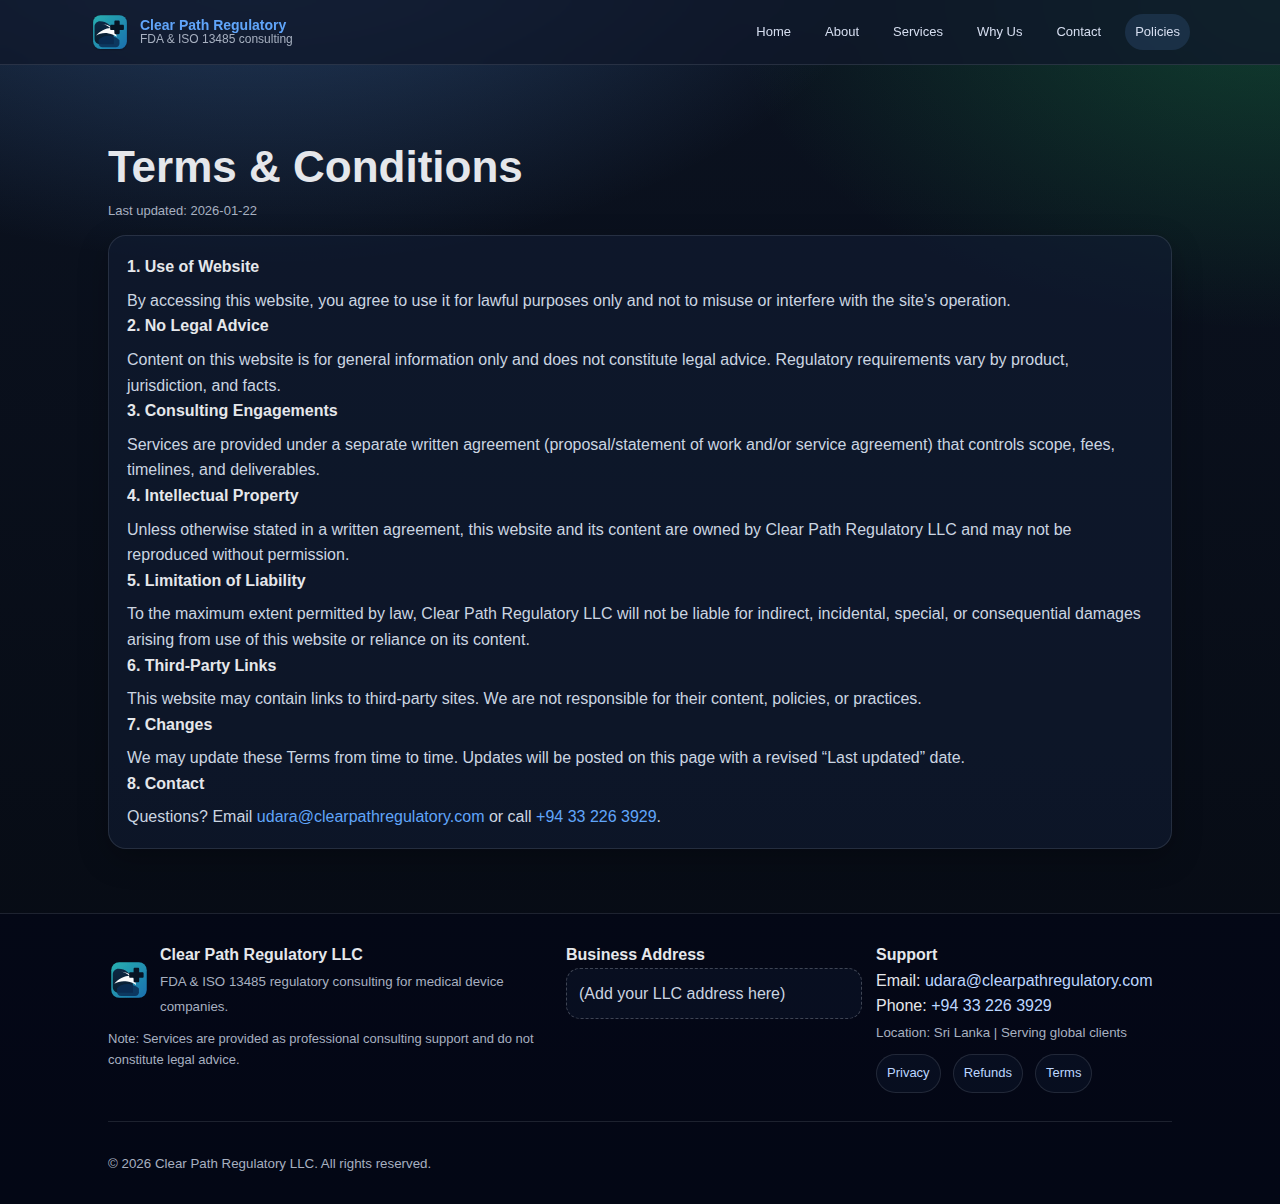
<file: terms.html>
<!DOCTYPE html>
<html lang="en">
<head>
  <meta charset="UTF-8" />
  <meta name="viewport" content="width=device-width, initial-scale=1.0" />
  <title>Terms & Conditions | Clear Path Regulatory</title>
  <meta name="description" content="FDA & ISO 13485 regulatory consulting for medical device companies." />
  <link rel="icon" type="image/svg+xml" href="assets/logo.svg" />
  <link rel="stylesheet" href="assets/style.css" />
</head>
<body>
<a class="skip" href="#main">Skip to content</a>

<header class="topbar">
  <div class="container nav" role="navigation" aria-label="Primary navigation">
    <a class="brand" href="index.html" aria-label="Clear Path Regulatory home">
      <img src="assets/logo.svg" alt="Clear Path Regulatory logo"/>
      <div class="brand-title">
        <strong>Clear Path Regulatory</strong>
        <span>FDA & ISO 13485 consulting</span>
      </div>
    </a>
    <nav class="menu">
      <a class="" href="index.html">Home</a>
<a class="" href="about.html">About</a>
<a class="" href="services.html">Services</a>
<a class="" href="why.html">Why Us</a>
<a class="" href="contact.html">Contact</a>
<a class="active" href="privacy.html">Policies</a>
    </nav>
  </div>
</header>

<main id="main">

<section class="section">
  <div class="container">
    <h1>Terms & Conditions</h1>
    <p class="note">Last updated: 2026-01-22</p>

    <div class="card">
      <h3>1. Use of Website</h3>
      <p>By accessing this website, you agree to use it for lawful purposes only and not to misuse or interfere with the site’s operation.</p>

      <h3>2. No Legal Advice</h3>
      <p>Content on this website is for general information only and does not constitute legal advice. Regulatory requirements vary by product, jurisdiction, and facts.</p>

      <h3>3. Consulting Engagements</h3>
      <p>Services are provided under a separate written agreement (proposal/statement of work and/or service agreement) that controls scope, fees, timelines, and deliverables.</p>

      <h3>4. Intellectual Property</h3>
      <p>Unless otherwise stated in a written agreement, this website and its content are owned by Clear Path Regulatory LLC and may not be reproduced without permission.</p>

      <h3>5. Limitation of Liability</h3>
      <p>To the maximum extent permitted by law, Clear Path Regulatory LLC will not be liable for indirect, incidental, special, or consequential damages arising from use of this website or reliance on its content.</p>

      <h3>6. Third-Party Links</h3>
      <p>This website may contain links to third-party sites. We are not responsible for their content, policies, or practices.</p>

      <h3>7. Changes</h3>
      <p>We may update these Terms from time to time. Updates will be posted on this page with a revised “Last updated” date.</p>

      <h3>8. Contact</h3>
      <p>Questions? Email <a href="mailto:udara@clearpathregulatory.com">udara@clearpathregulatory.com</a> or call <a href="tel:+94332263929">+94 33 226 3929</a>.</p>
    </div>
  </div>
</section>

</main>

<footer class="footer">
  <div class="container">
    <div class="footer-grid">
      <div>
        <div style="display:flex;align-items:center;gap:10px">
          <img src="assets/logo.svg" alt="" style="width:42px;height:42px"/>
          <div>
            <strong>Clear Path Regulatory LLC</strong><br/>
            <small>FDA & ISO 13485 regulatory consulting for medical device companies.</small>
          </div>
        </div>
        <div class="note">
          Note: Services are provided as professional consulting support and do not constitute legal advice.
        </div>
      </div>

      <div>
        <strong>Business Address</strong>
        <div class="address-box" aria-label="LLC address placeholder">
          (Add your LLC address here)
        </div>
      </div>

      <div>
        <strong>Support</strong><br/>
        Email: <a href="mailto:udara@clearpathregulatory.com">udara@clearpathregulatory.com</a><br/>
        Phone: <a href="tel:+94332263929">+94 33 226 3929</a><br/>
        <small>Location: Sri Lanka | Serving global clients</small>
        <div class="mini" aria-label="Footer links">
          <a href="privacy.html">Privacy</a>
          <a href="refunds.html">Refunds</a>
          <a href="terms.html">Terms</a>
        </div>
      </div>
    </div>

    <hr class="sep"/>

    <small>© <span id="year"></span> Clear Path Regulatory LLC. All rights reserved.</small>
  </div>
</footer>

<script>
  document.getElementById('year').textContent = new Date().getFullYear();
</script>
</body>
</html>
</file>
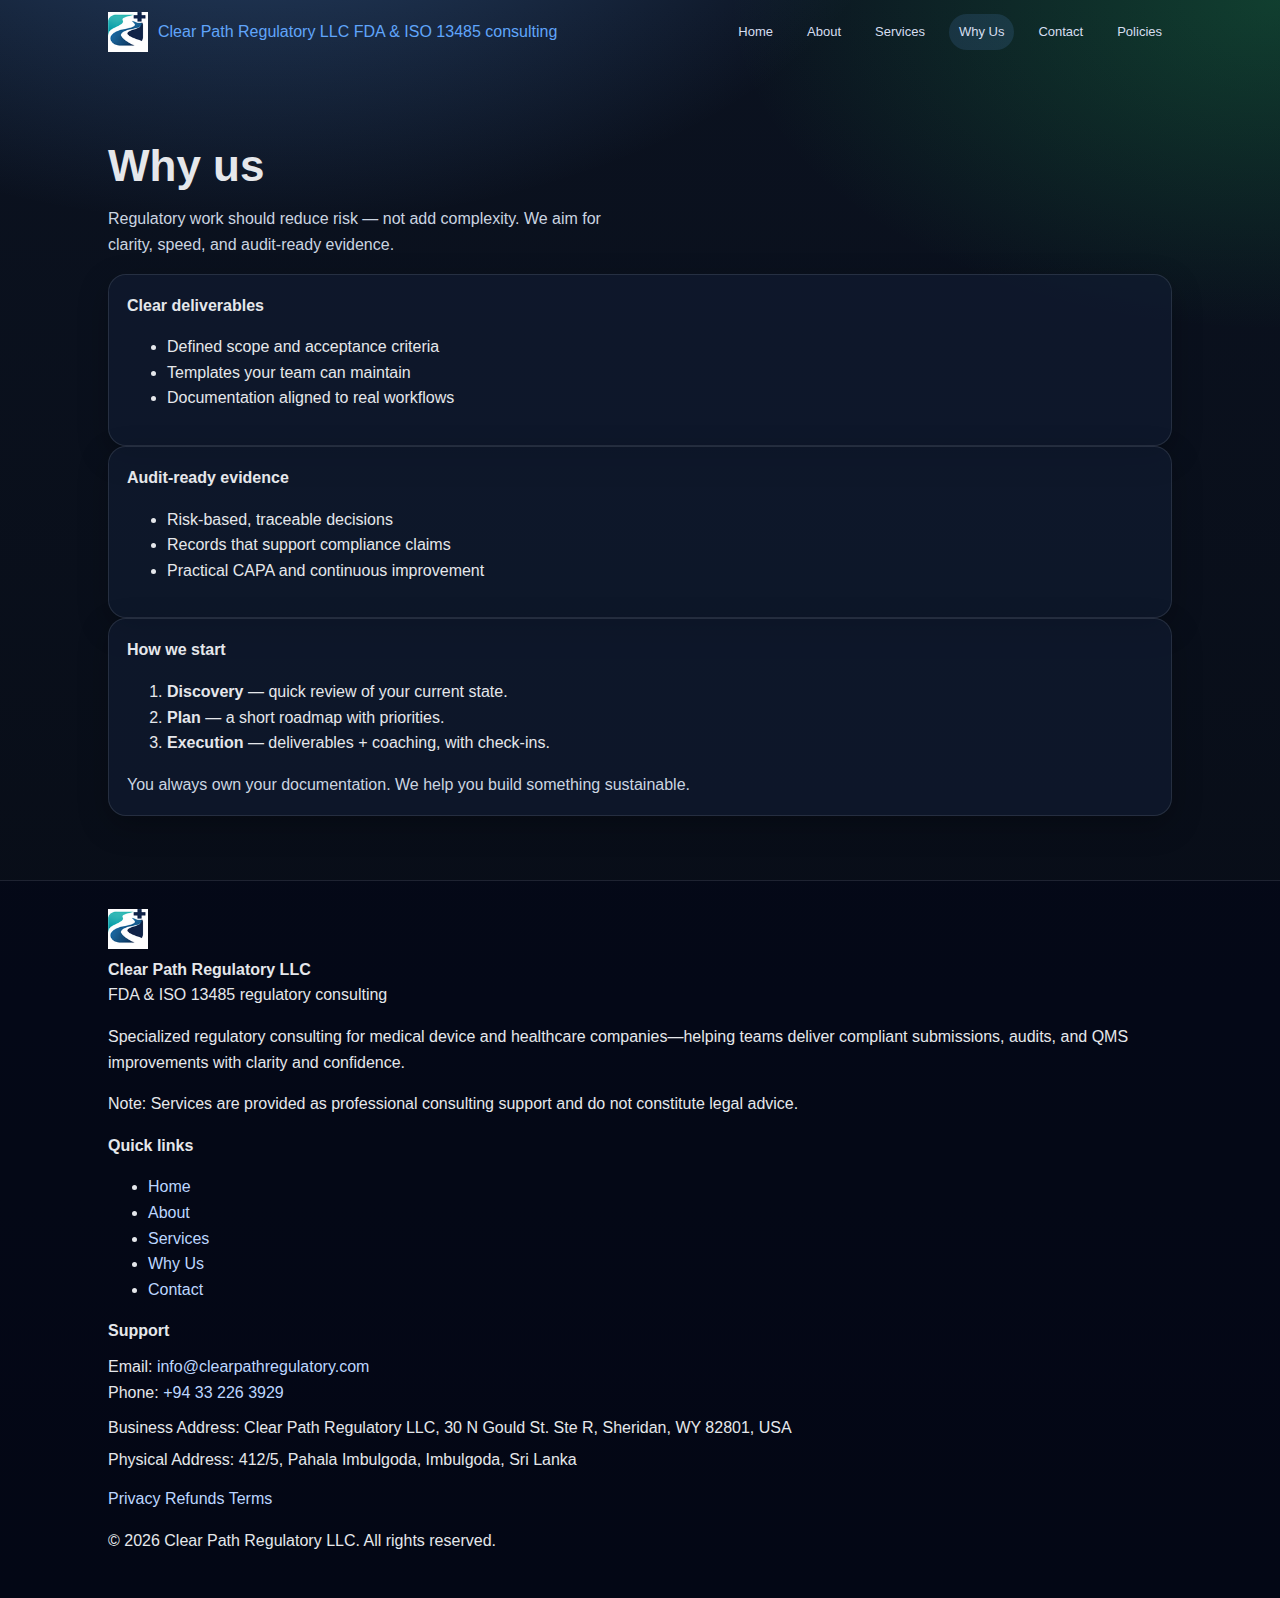
<file: why.html>
<!doctype html>
<html lang="en">
<head>
  <meta charset="utf-8" />
  <meta name="viewport" content="width=device-width, initial-scale=1" />
  <title>Why Us | Clear Path Regulatory LLC</title>
  <meta name="description" content="Why Clear Path Regulatory LLC — clarity, audit readiness, and practical execution." />
  <link rel="stylesheet" href="assets/style.css" />
  <link rel="icon" href="assets/favicon.ico" />
  <link rel="apple-touch-icon" href="assets/apple-touch-icon.png" />
  <meta name="theme-color" content="#0b1220" />
</head>
<body>

<header class="header">
  <div class="container">
    <nav class="nav" aria-label="Primary">
      <a class="brand" href="index.html">
        <img src="assets/logo-mark.png" alt="Clear Path Regulatory LLC logo mark" />
        <span class="text">
          <span class="title">Clear Path Regulatory LLC</span>
          <span class="tag">FDA &amp; ISO 13485 consulting</span>
        </span>
      </a>
      <div class="menu">
        <a href="index.html" class="">Home</a>
        <a href="about.html" class="">About</a>
        <a href="services.html" class="">Services</a>
        <a href="why.html" class="active">Why Us</a>
        <a href="contact.html" class="">Contact</a>
        <a href="policies.html" class="">Policies</a>
      </div>
    </nav>
  </div>
</header>

<main class="section">
  <div class="container">
    <h1 class="page-title">Why us</h1>
    <p class="lead">Regulatory work should reduce risk — not add complexity. We aim for clarity, speed, and audit-ready evidence.</p>

    <div class="grid two">
      <div class="card">
        <h3>Clear deliverables</h3>
        <ul class="clean-list">
          <li>Defined scope and acceptance criteria</li>
          <li>Templates your team can maintain</li>
          <li>Documentation aligned to real workflows</li>
        </ul>
      </div>
      <div class="card">
        <h3>Audit-ready evidence</h3>
        <ul class="clean-list">
          <li>Risk-based, traceable decisions</li>
          <li>Records that support compliance claims</li>
          <li>Practical CAPA and continuous improvement</li>
        </ul>
      </div>
    </div>

    <div class="hr"></div>

    <div class="card">
      <h3>How we start</h3>
      <ol class="clean-list">
        <li><b>Discovery</b> <span>— quick review of your current state.</span></li>
        <li><b>Plan</b> <span>— a short roadmap with priorities.</span></li>
        <li><b>Execution</b> <span>— deliverables + coaching, with check-ins.</span></li>
      </ol>
      <p class="small">You always own your documentation. We help you build something sustainable.</p>
    </div>
  </div>
</main>

<footer class="footer">
  <div class="container">
    <div class="cols">
      <div>
        <div class="brandline">
          <img src="assets/logo-mark.png" alt="Clear Path Regulatory LLC logo" class="logo" width="40" height="40" />
          <div>
            <strong>Clear Path Regulatory LLC</strong><br/>
            <span class="muted">FDA &amp; ISO 13485 regulatory consulting</span>
          </div>
        </div>
        <p class="small">
          Specialized regulatory consulting for medical device and healthcare companies—helping teams deliver compliant
          submissions, audits, and QMS improvements with clarity and confidence.
        </p>
        <p class="small muted">
          Note: Services are provided as professional consulting support and do not constitute legal advice.
        </p>
      </div>

      <div>
        <strong>Quick links</strong>
        <ul class="list">
          <li><a href="index.html">Home</a></li>
          <li><a href="about.html">About</a></li>
          <li><a href="services.html">Services</a></li>
          <li><a href="why.html">Why Us</a></li>
          <li><a href="contact.html">Contact</a></li>
        </ul>
      </div>

      <div>
        <strong>Support</strong>
        <div class="small" style="margin-top:10px">
          <div>Email: <a href="mailto:info@clearpathregulatory.com">info@clearpathregulatory.com</a></div>
          <div>Phone: <a href="tel:+94332263929">+94 33 226 3929</a></div>
          <div style="margin-top:10px">Business Address: Clear Path Regulatory LLC, 30 N Gould St. Ste R, Sheridan, WY 82801, USA</div>
          <div style="margin-top:6px">Physical Address: 412/5, Pahala Imbulgoda, Imbulgoda, Sri Lanka</div>
        </div>

        <div class="pillrow" style="margin-top:14px">
          <a class="pill" href="policies.html#privacy">Privacy</a>
          <a class="pill" href="policies.html#refunds">Refunds</a>
          <a class="pill" href="policies.html#terms">Terms</a>
        </div>
      </div>
    </div>

    <div class="hr"></div>
    <p class="small muted">
      © <span id="y"></span> Clear Path Regulatory LLC. All rights reserved.
    </p>
  </div>
</footer>
<script>document.getElementById('y').textContent = new Date().getFullYear();</script>
</body>
</html>
</file>
<file: assets/style.css>
:root{
  --bg:#0b1220;
  --surface:#0f172a;
  --card:#111c33;
  --soft:#0f203b;
  --ink:#e5e7eb;
  --muted:#a7b0c0;
  --line:rgba(226,232,240,.12);
  --brand:#60a5fa;
  --brand2:#22c55e;
  --warn:#f59e0b;
  --shadow: 0 10px 30px rgba(0,0,0,.25);
  --radius:18px;
  --max:1100px;
}

*{box-sizing:border-box}
html{scroll-behavior:smooth}
body{
  margin:0;
  font-family: ui explainsystem, -apple-system, Segoe UI, Roboto, Arial, sans-serif;
  background: radial-gradient(1200px 700px at 20% -10%, rgba(96,165,250,.35), transparent 55%),
              radial-gradient(1000px 600px at 100% 0%, rgba(34,197,94,.25), transparent 55%),
              linear-gradient(180deg, var(--bg), #060a12);
  color:var(--ink);
  line-height:1.6;
}

a{color:var(--brand); text-decoration:none}
a:hover{text-decoration:underline}
small{color:var(--muted)}

.container{max-width:var(--max); margin:0 auto; padding:0 18px}
.section{padding:64px 0}
.section.compact{padding:40px 0}

.skip{position:absolute; left:-9999px; top:auto; width:1px; height:1px; overflow:hidden}
.skip:focus{left:18px; top:12px; width:auto; height:auto; padding:10px 12px; background:#000; color:#fff; border-radius:10px; z-index:9999}

.topbar{
  position:sticky; top:0; z-index:1000;
  background: rgba(15,23,42,.75);
  backdrop-filter: blur(10px);
  border-bottom:1px solid var(--line);
}
.nav{
  display:flex; align-items:center; justify-content:space-between; gap:14px;
  padding:12px 0;
}
.brand{
  display:flex; align-items:center; gap:10px; min-width: 210px;
}
.brand img{width:40px; height:40px}
.brand-title{display:flex; flex-direction:column; line-height:1.1}
.brand-title strong{font-size:14px}
.brand-title span{font-size:12px; color:var(--muted)}

.menu{
  display:flex; gap:14px; flex-wrap:wrap; justify-content:flex-end;
}
.menu a{
  padding:8px 10px;
  border-radius:999px;
  color:#d6def0;
  font-size:13px;
}
.menu a.active, .menu a:hover{
  background: rgba(96,165,250,.14);
  text-decoration:none;
}

.hero{
  padding:72px 0 40px;
}
.hero-grid{
  display:grid;
  grid-template-columns: 1.2fr .8fr;
  gap:22px;
  align-items:center;
}
@media (max-width: 900px){
  .hero-grid{grid-template-columns: 1fr; }
}
.kicker{
  display:inline-flex; align-items:center; gap:8px;
  padding:6px 12px; border:1px solid var(--line);
  border-radius:999px; color:#dbeafe;
  background: rgba(2,6,23,.45);
  width:fit-content;
}
.kicker .dot{width:8px; height:8px; border-radius:999px; background:var(--brand2)}
h1{
  font-size:44px; line-height:1.1; margin:14px 0 10px;
}
@media (max-width: 520px){ h1{font-size:36px} }
.lead{
  color:#cbd5e1;
  font-size:16px;
  max-width: 60ch;
}
.cta-row{display:flex; gap:12px; flex-wrap:wrap; margin-top:18px}
.btn{
  display:inline-flex; align-items:center; justify-content:center; gap:10px;
  padding:11px 14px;
  border-radius:12px;
  border:1px solid var(--line);
  background: rgba(15,32,59,.7);
  color:#e5e7eb;
  box-shadow: var(--shadow);
}
.btn.primary{
  background: linear-gradient(135deg, rgba(96,165,250,.9), rgba(34,197,94,.65));
  border: none;
  color:#07101f;
  font-weight:700;
}
.btn:hover{text-decoration:none; transform: translateY(-1px)}
.badges{display:flex; gap:10px; flex-wrap:wrap; margin-top:16px}
.badge{
  font-size:12px; color:#cbd5e1;
  padding:7px 10px; border:1px solid var(--line);
  border-radius:999px;
  background: rgba(2,6,23,.35);
}

.panel{
  border:1px solid var(--line);
  border-radius: var(--radius);
  background: rgba(17,28,51,.7);
  padding:18px;
  box-shadow: var(--shadow);
}
.panel h3{margin:0 0 10px; font-size:16px}
.panel p{margin:0; color:#cbd5e1}

.grid-3{
  display:grid;
  grid-template-columns: repeat(3, 1fr);
  gap:14px;
}
@media (max-width: 900px){ .grid-3{grid-template-columns:1fr} }

.card{
  border:1px solid var(--line);
  border-radius: var(--radius);
  background: rgba(17,28,51,.6);
  padding:18px;
  box-shadow: var(--shadow);
}
.card h3{margin:0 0 8px; font-size:16px}
.card p{margin:0; color:#cbd5e1}
.icon{
  width:34px; height:34px; border-radius:12px;
  display:grid; place-items:center;
  background: rgba(96,165,250,.12);
  border:1px solid var(--line);
  margin-bottom:10px;
}
.icon svg{width:18px; height:18px}

.split{
  display:grid;
  grid-template-columns: 1fr 1fr;
  gap:16px;
}
@media (max-width: 900px){ .split{grid-template-columns:1fr} }

hr.sep{border:none; border-top:1px solid var(--line); margin:28px 0}

.table{
  width:100%;
  border-collapse: collapse;
  border:1px solid var(--line);
  border-radius: 14px;
  overflow:hidden;
}
.table th,.table td{
  padding:12px 12px;
  border-bottom:1px solid var(--line);
  text-align:left;
  vertical-align:top;
}
.table th{background: rgba(2,6,23,.45); color:#dbeafe; font-size:13px}
.table td{color:#cbd5e1; font-size:14px}
.table tr:last-child td{border-bottom:none}

.footer{
  border-top:1px solid var(--line);
  background: rgba(2,6,23,.55);
  padding:28px 0;
}
.footer-grid{
  display:grid;
  grid-template-columns: 1.2fr .8fr .8fr;
  gap:14px;
}
@media (max-width: 900px){ .footer-grid{grid-template-columns:1fr} }
.footer a{color:#bcd6ff}
.mini{
  display:flex; gap:12px; flex-wrap:wrap; margin-top:10px;
  font-size:13px;
}
.mini a{
  padding:8px 10px; border:1px solid var(--line); border-radius:999px;
  background: rgba(17,28,51,.35);
}
.note{
  font-size:13px; color:var(--muted);
  margin-top:10px;
}
.address-box{
  border:1px dashed rgba(226,232,240,.25);
  border-radius:14px;
  padding:12px;
  color:#cbd5e1;
  background: rgba(17,28,51,.35);
}
</file>
